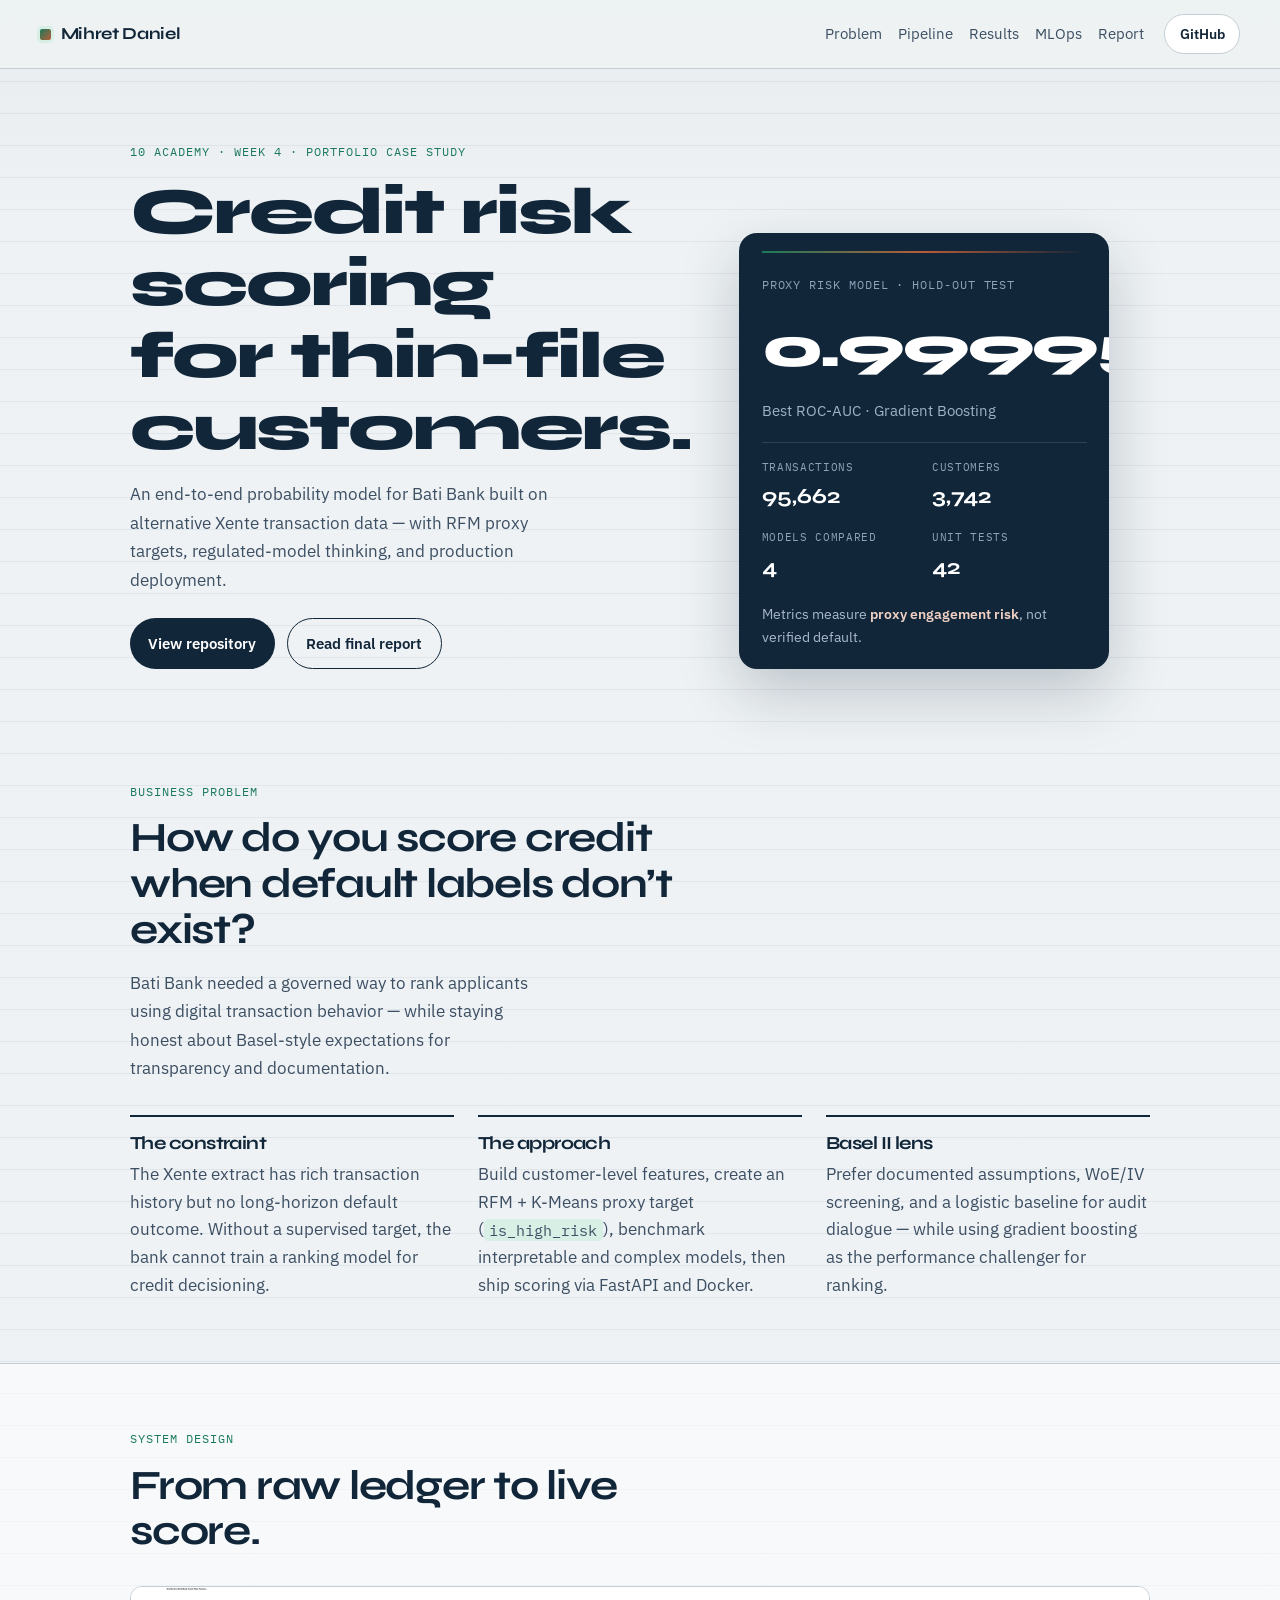
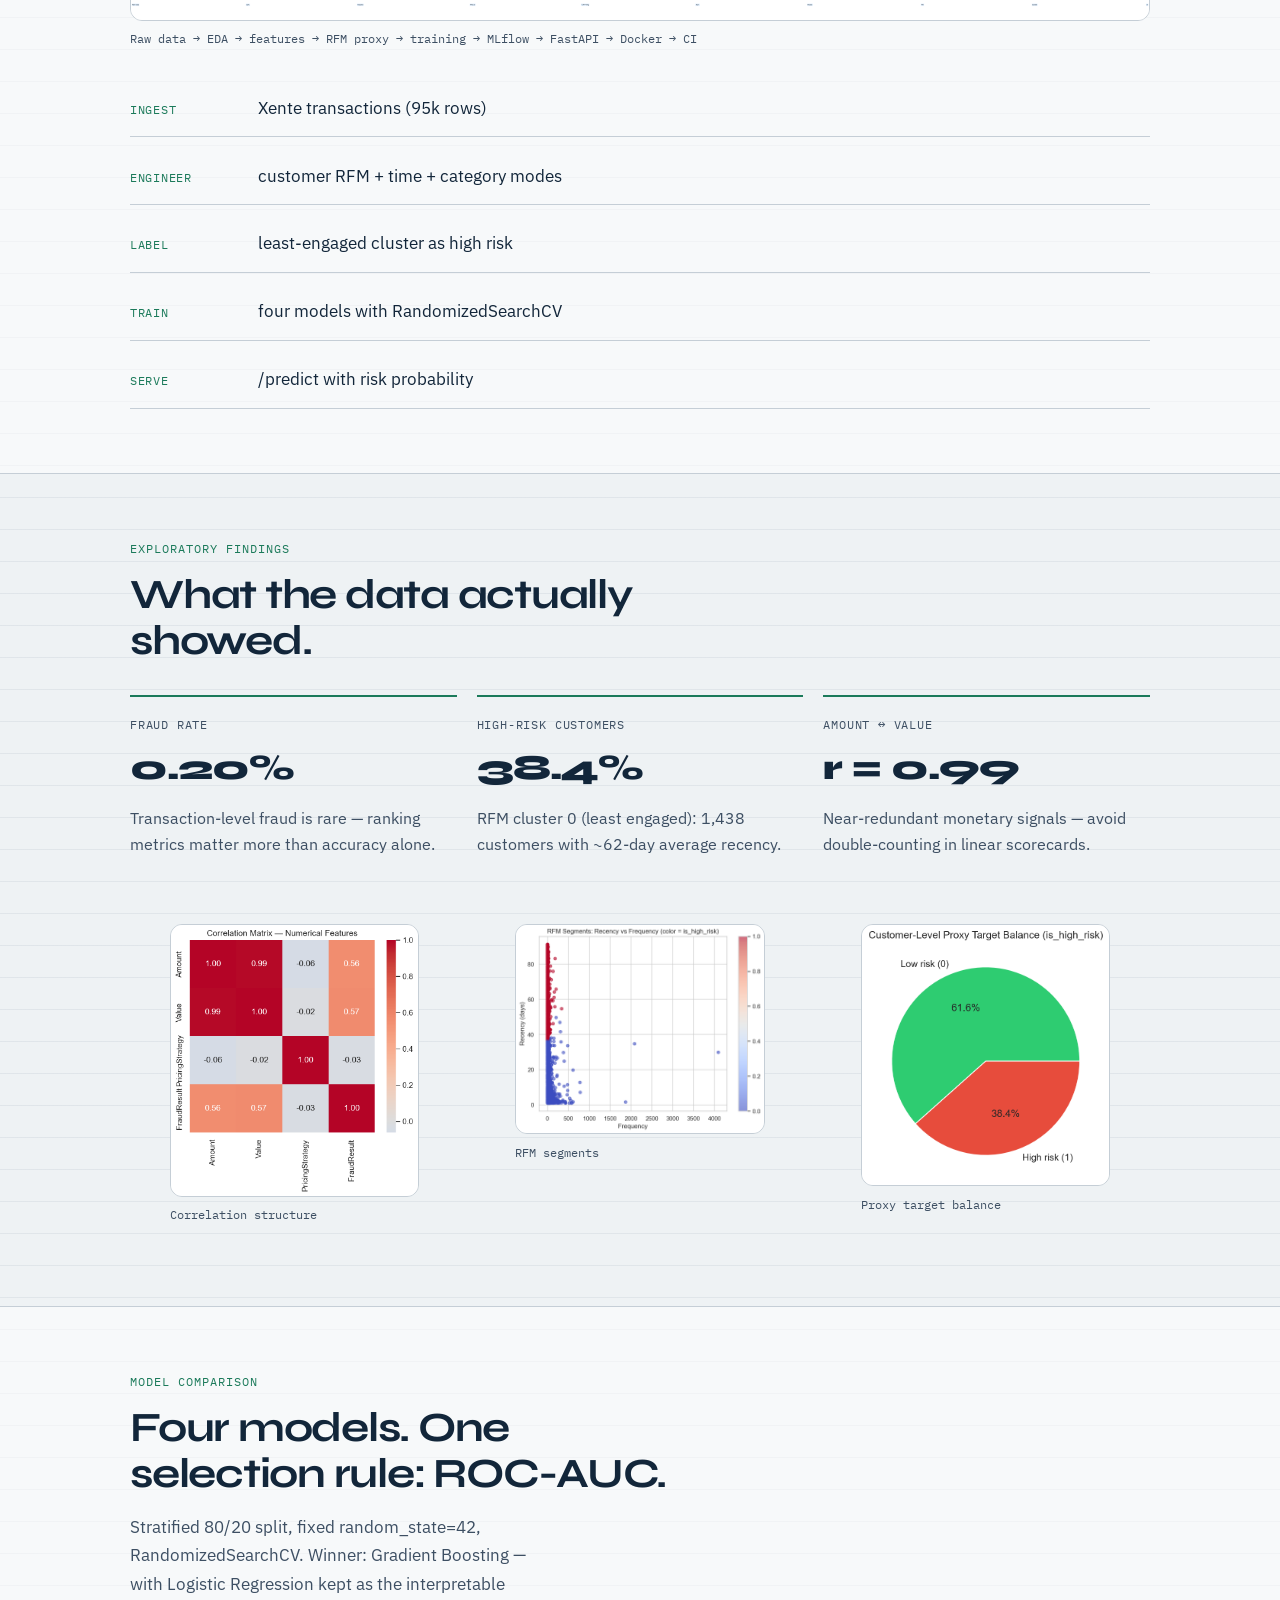
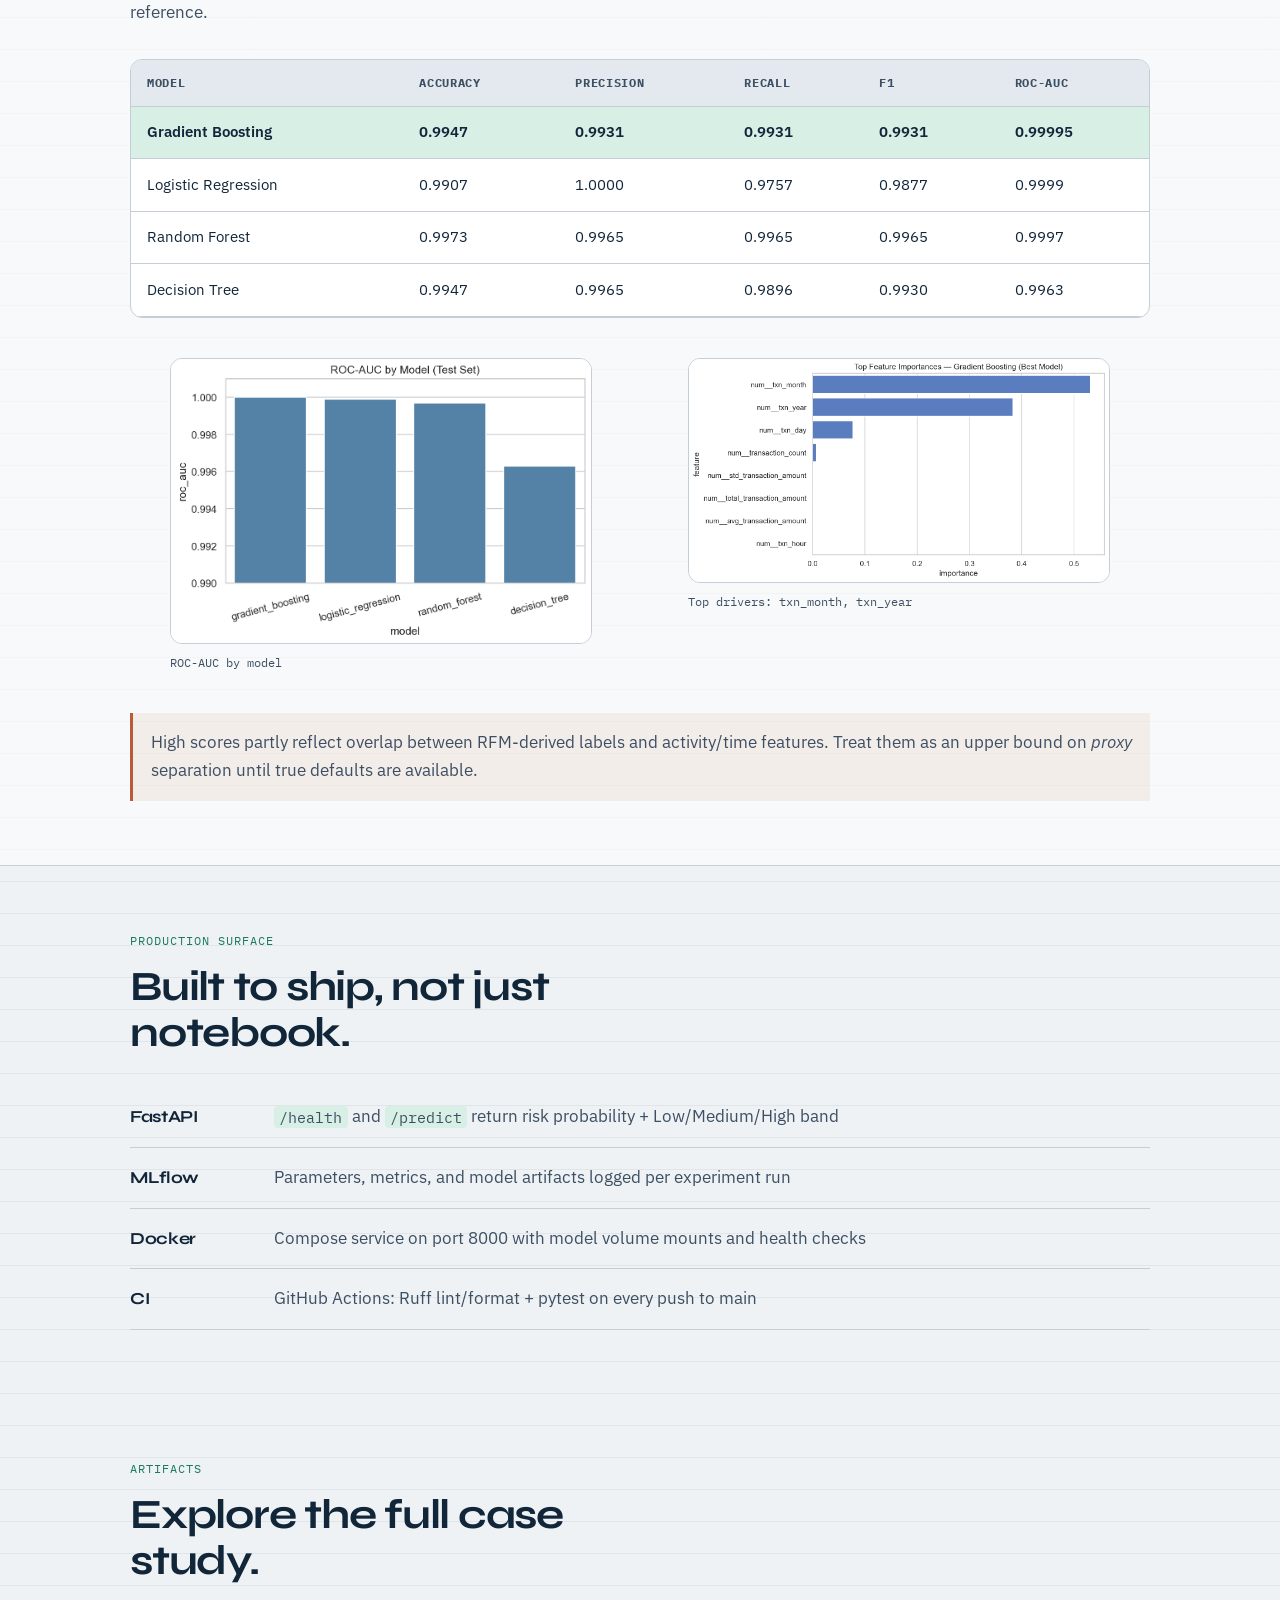
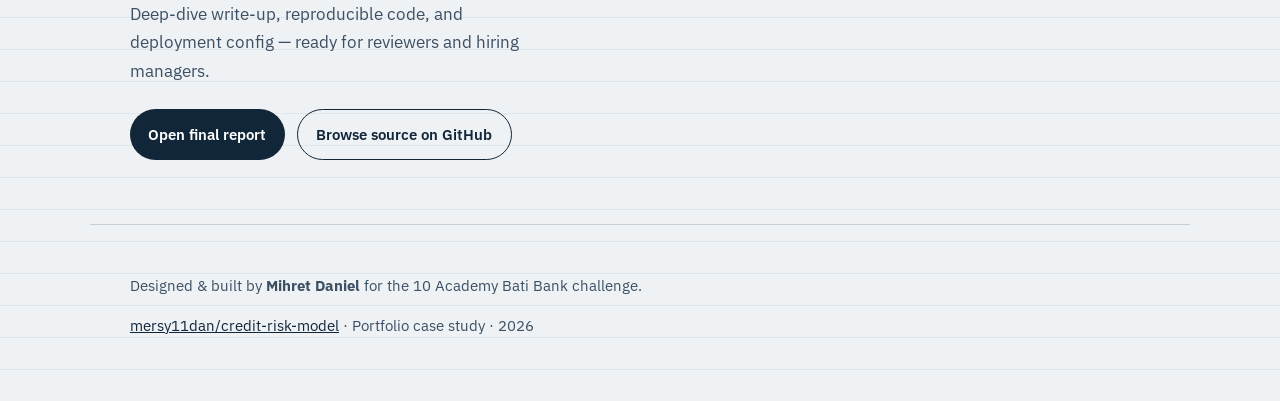
<file: docs/index.html>
<!DOCTYPE html>
<html lang="en">
<head>
  <meta charset="UTF-8" />
  <meta name="viewport" content="width=device-width, initial-scale=1.0" />
  <title>Bati Bank Credit Risk Model — Mihret Daniel</title>
  <meta name="description" content="Portfolio case study: end-to-end credit risk probability model for Bati Bank using alternative transaction data, RFM proxy targets, MLflow, FastAPI, and Docker." />
  <link rel="preconnect" href="https://fonts.googleapis.com" />
  <link rel="preconnect" href="https://fonts.gstatic.com" crossorigin />
  <link href="https://fonts.googleapis.com/css2?family=IBM+Plex+Mono:wght@400;500&family=IBM+Plex+Sans:wght@400;500;600&family=Syne:wght@600;700;800&display=swap" rel="stylesheet" />
  <link rel="stylesheet" href="styles.css" />
</head>
<body>
  <a class="skip-link" href="#main">Skip to content</a>

  <header class="site-header" data-reveal>
    <div class="brand">
      <span class="brand-mark" aria-hidden="true"></span>
      <span class="brand-name">Mihret Daniel</span>
    </div>
    <nav class="nav" aria-label="Primary">
      <a href="#problem">Problem</a>
      <a href="#pipeline">Pipeline</a>
      <a href="#results">Results</a>
      <a href="#mlops">MLOps</a>
      <a href="#report">Report</a>
    </nav>
    <a class="btn btn-ghost" href="https://github.com/mersy11dan/credit-risk-model" target="_blank" rel="noopener">GitHub</a>
  </header>

  <main id="main">
    <section class="hero" aria-labelledby="hero-title">
      <div class="hero-grid">
        <div class="hero-copy" data-reveal>
          <p class="eyebrow">10 Academy · Week 4 · Portfolio Case Study</p>
          <h1 id="hero-title">Credit risk scoring<br />for thin-file customers.</h1>
          <p class="lede">
            An end-to-end probability model for Bati Bank built on alternative Xente transaction data —
            with RFM proxy targets, regulated-model thinking, and production deployment.
          </p>
          <div class="cta-row">
            <a class="btn btn-primary" href="https://github.com/mersy11dan/credit-risk-model" target="_blank" rel="noopener">View repository</a>
            <a class="btn btn-secondary" href="final-report.html">Read final report</a>
          </div>
        </div>

        <aside class="hero-panel" data-reveal aria-label="Project snapshot">
          <div class="ledger-line" aria-hidden="true"></div>
          <p class="panel-label">Proxy risk model · hold-out test</p>
          <p class="panel-metric" id="roc-metric">0.99995</p>
          <p class="panel-caption">Best ROC-AUC · Gradient Boosting</p>
          <dl class="panel-stats">
            <div>
              <dt>Transactions</dt>
              <dd>95,662</dd>
            </div>
            <div>
              <dt>Customers</dt>
              <dd>3,742</dd>
            </div>
            <div>
              <dt>Models compared</dt>
              <dd>4</dd>
            </div>
            <div>
              <dt>Unit tests</dt>
              <dd>42</dd>
            </div>
          </dl>
          <p class="panel-note">
            Metrics measure <strong>proxy engagement risk</strong>, not verified default.
          </p>
        </aside>
      </div>
    </section>

    <section class="section" id="problem" aria-labelledby="problem-title">
      <div class="section-head" data-reveal>
        <p class="eyebrow">Business problem</p>
        <h2 id="problem-title">How do you score credit when default labels don’t exist?</h2>
        <p class="section-lede">
          Bati Bank needed a governed way to rank applicants using digital transaction behavior —
          while staying honest about Basel-style expectations for transparency and documentation.
        </p>
      </div>

      <div class="split" data-reveal>
        <article>
          <h3>The constraint</h3>
          <p>
            The Xente extract has rich transaction history but no long-horizon default outcome.
            Without a supervised target, the bank cannot train a ranking model for credit decisioning.
          </p>
        </article>
        <article>
          <h3>The approach</h3>
          <p>
            Build customer-level features, create an RFM + K-Means proxy target
            (<code>is_high_risk</code>), benchmark interpretable and complex models, then ship scoring
            via FastAPI and Docker.
          </p>
        </article>
        <article>
          <h3>Basel II lens</h3>
          <p>
            Prefer documented assumptions, WoE/IV screening, and a logistic baseline for audit dialogue —
            while using gradient boosting as the performance challenger for ranking.
          </p>
        </article>
      </div>
    </section>

    <section class="section section-muted" id="pipeline" aria-labelledby="pipeline-title">
      <div class="section-head" data-reveal>
        <p class="eyebrow">System design</p>
        <h2 id="pipeline-title">From raw ledger to live score.</h2>
      </div>
      <figure class="figure" data-reveal>
        <img src="assets/20_pipeline_architecture.png" alt="End-to-end Bati Bank credit risk pipeline diagram" />
        <figcaption>Raw data → EDA → features → RFM proxy → training → MLflow → FastAPI → Docker → CI</figcaption>
      </figure>

      <ol class="flow" data-reveal>
        <li><span>Ingest</span> Xente transactions (95k rows)</li>
        <li><span>Engineer</span> customer RFM + time + category modes</li>
        <li><span>Label</span> least-engaged cluster as high risk</li>
        <li><span>Train</span> four models with RandomizedSearchCV</li>
        <li><span>Serve</span> /predict with risk probability</li>
      </ol>
    </section>

    <section class="section" id="insights" aria-labelledby="insights-title">
      <div class="section-head" data-reveal>
        <p class="eyebrow">Exploratory findings</p>
        <h2 id="insights-title">What the data actually showed.</h2>
      </div>

      <div class="insight-grid" data-reveal>
        <article>
          <p class="data-kicker">Fraud rate</p>
          <p class="data-value">0.20%</p>
          <p>Transaction-level fraud is rare — ranking metrics matter more than accuracy alone.</p>
        </article>
        <article>
          <p class="data-kicker">High-risk customers</p>
          <p class="data-value">38.4%</p>
          <p>RFM cluster 0 (least engaged): 1,438 customers with ~62-day average recency.</p>
        </article>
        <article>
          <p class="data-kicker">Amount ↔ Value</p>
          <p class="data-value">r = 0.99</p>
          <p>Near-redundant monetary signals — avoid double-counting in linear scorecards.</p>
        </article>
      </div>

      <div class="gallery" data-reveal>
        <figure>
          <img src="assets/04_correlation_heatmap.png" alt="Correlation heatmap of numerical features" />
          <figcaption>Correlation structure</figcaption>
        </figure>
        <figure>
          <img src="assets/10_rfm_recency_frequency.png" alt="RFM scatter of recency versus frequency" />
          <figcaption>RFM segments</figcaption>
        </figure>
        <figure>
          <img src="assets/13_target_balance_pie.png" alt="Proxy target class balance pie chart" />
          <figcaption>Proxy target balance</figcaption>
        </figure>
      </div>
    </section>

    <section class="section section-muted" id="results" aria-labelledby="results-title">
      <div class="section-head" data-reveal>
        <p class="eyebrow">Model comparison</p>
        <h2 id="results-title">Four models. One selection rule: ROC-AUC.</h2>
        <p class="section-lede">
          Stratified 80/20 split, fixed random_state=42, RandomizedSearchCV.
          Winner: Gradient Boosting — with Logistic Regression kept as the interpretable reference.
        </p>
      </div>

      <div class="table-wrap" data-reveal>
        <table>
          <thead>
            <tr>
              <th>Model</th>
              <th>Accuracy</th>
              <th>Precision</th>
              <th>Recall</th>
              <th>F1</th>
              <th>ROC-AUC</th>
            </tr>
          </thead>
          <tbody>
            <tr class="is-best">
              <td>Gradient Boosting</td>
              <td>0.9947</td>
              <td>0.9931</td>
              <td>0.9931</td>
              <td>0.9931</td>
              <td>0.99995</td>
            </tr>
            <tr>
              <td>Logistic Regression</td>
              <td>0.9907</td>
              <td>1.0000</td>
              <td>0.9757</td>
              <td>0.9877</td>
              <td>0.9999</td>
            </tr>
            <tr>
              <td>Random Forest</td>
              <td>0.9973</td>
              <td>0.9965</td>
              <td>0.9965</td>
              <td>0.9965</td>
              <td>0.9997</td>
            </tr>
            <tr>
              <td>Decision Tree</td>
              <td>0.9947</td>
              <td>0.9965</td>
              <td>0.9896</td>
              <td>0.9930</td>
              <td>0.9963</td>
            </tr>
          </tbody>
        </table>
      </div>

      <div class="gallery gallery-2" data-reveal>
        <figure>
          <img src="assets/16_roc_auc_comparison.png" alt="Bar chart comparing ROC-AUC across models" />
          <figcaption>ROC-AUC by model</figcaption>
        </figure>
        <figure>
          <img src="assets/17_feature_importance.png" alt="Gradient boosting feature importance chart" />
          <figcaption>Top drivers: txn_month, txn_year</figcaption>
        </figure>
      </div>

      <p class="honesty" data-reveal>
        High scores partly reflect overlap between RFM-derived labels and activity/time features.
        Treat them as an upper bound on <em>proxy</em> separation until true defaults are available.
      </p>
    </section>

    <section class="section" id="mlops" aria-labelledby="mlops-title">
      <div class="section-head" data-reveal>
        <p class="eyebrow">Production surface</p>
        <h2 id="mlops-title">Built to ship, not just notebook.</h2>
      </div>

      <ul class="stack-list" data-reveal>
        <li>
          <strong>FastAPI</strong>
          <span><code>/health</code> and <code>/predict</code> return risk probability + Low/Medium/High band</span>
        </li>
        <li>
          <strong>MLflow</strong>
          <span>Parameters, metrics, and model artifacts logged per experiment run</span>
        </li>
        <li>
          <strong>Docker</strong>
          <span>Compose service on port 8000 with model volume mounts and health checks</span>
        </li>
        <li>
          <strong>CI</strong>
          <span>GitHub Actions: Ruff lint/format + pytest on every push to main</span>
        </li>
      </ul>
    </section>

    <section class="section section-cta" id="report" aria-labelledby="report-title">
      <div data-reveal>
        <p class="eyebrow">Artifacts</p>
        <h2 id="report-title">Explore the full case study.</h2>
        <p class="section-lede">
          Deep-dive write-up, reproducible code, and deployment config — ready for reviewers and hiring managers.
        </p>
        <div class="cta-row">
          <a class="btn btn-primary" href="final-report.html">Open final report</a>
          <a class="btn btn-secondary" href="https://github.com/mersy11dan/credit-risk-model" target="_blank" rel="noopener">Browse source on GitHub</a>
        </div>
      </div>
    </section>
  </main>

  <footer class="site-footer">
    <p>Designed &amp; built by <strong>Mihret Daniel</strong> for the 10 Academy Bati Bank challenge.</p>
    <p class="footer-meta">
      <a href="https://github.com/mersy11dan/credit-risk-model">mersy11dan/credit-risk-model</a>
      · Portfolio case study · 2026
    </p>
  </footer>

  <script src="main.js"></script>
</body>
</html>
</file>
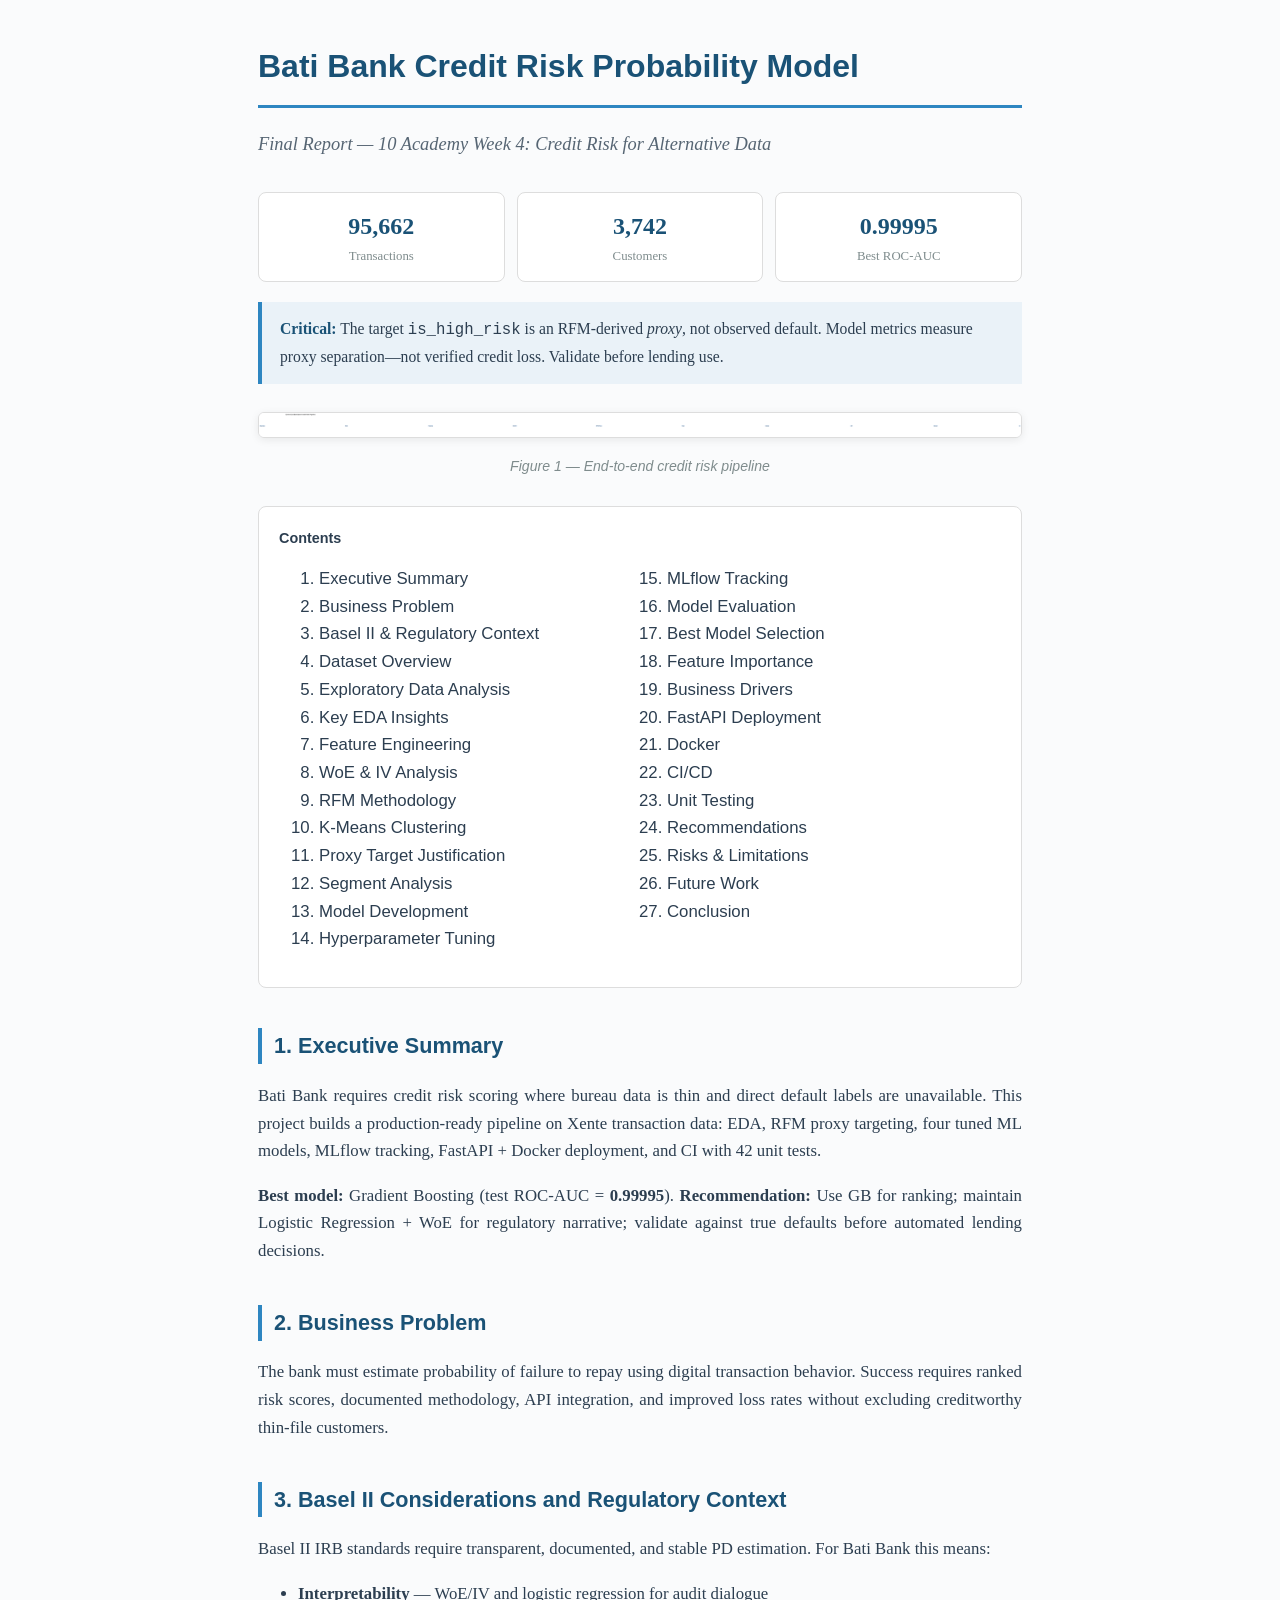
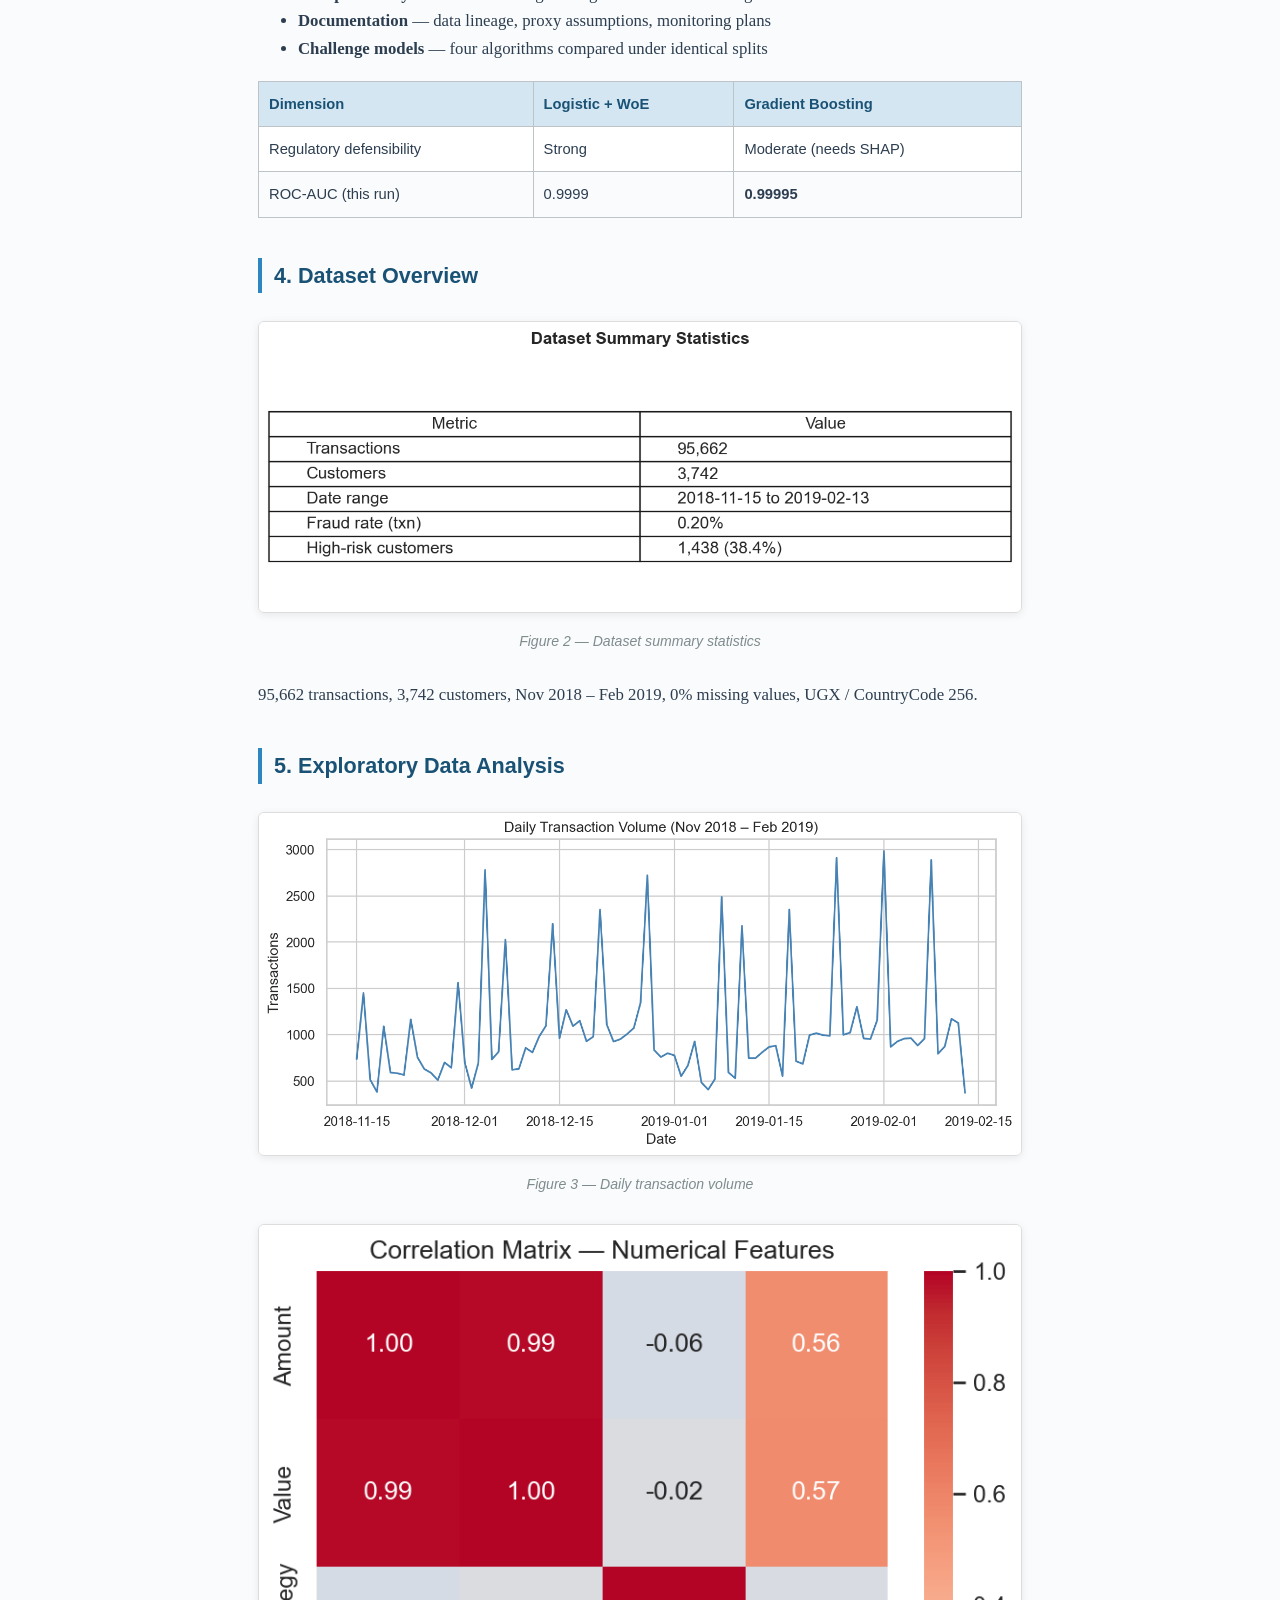
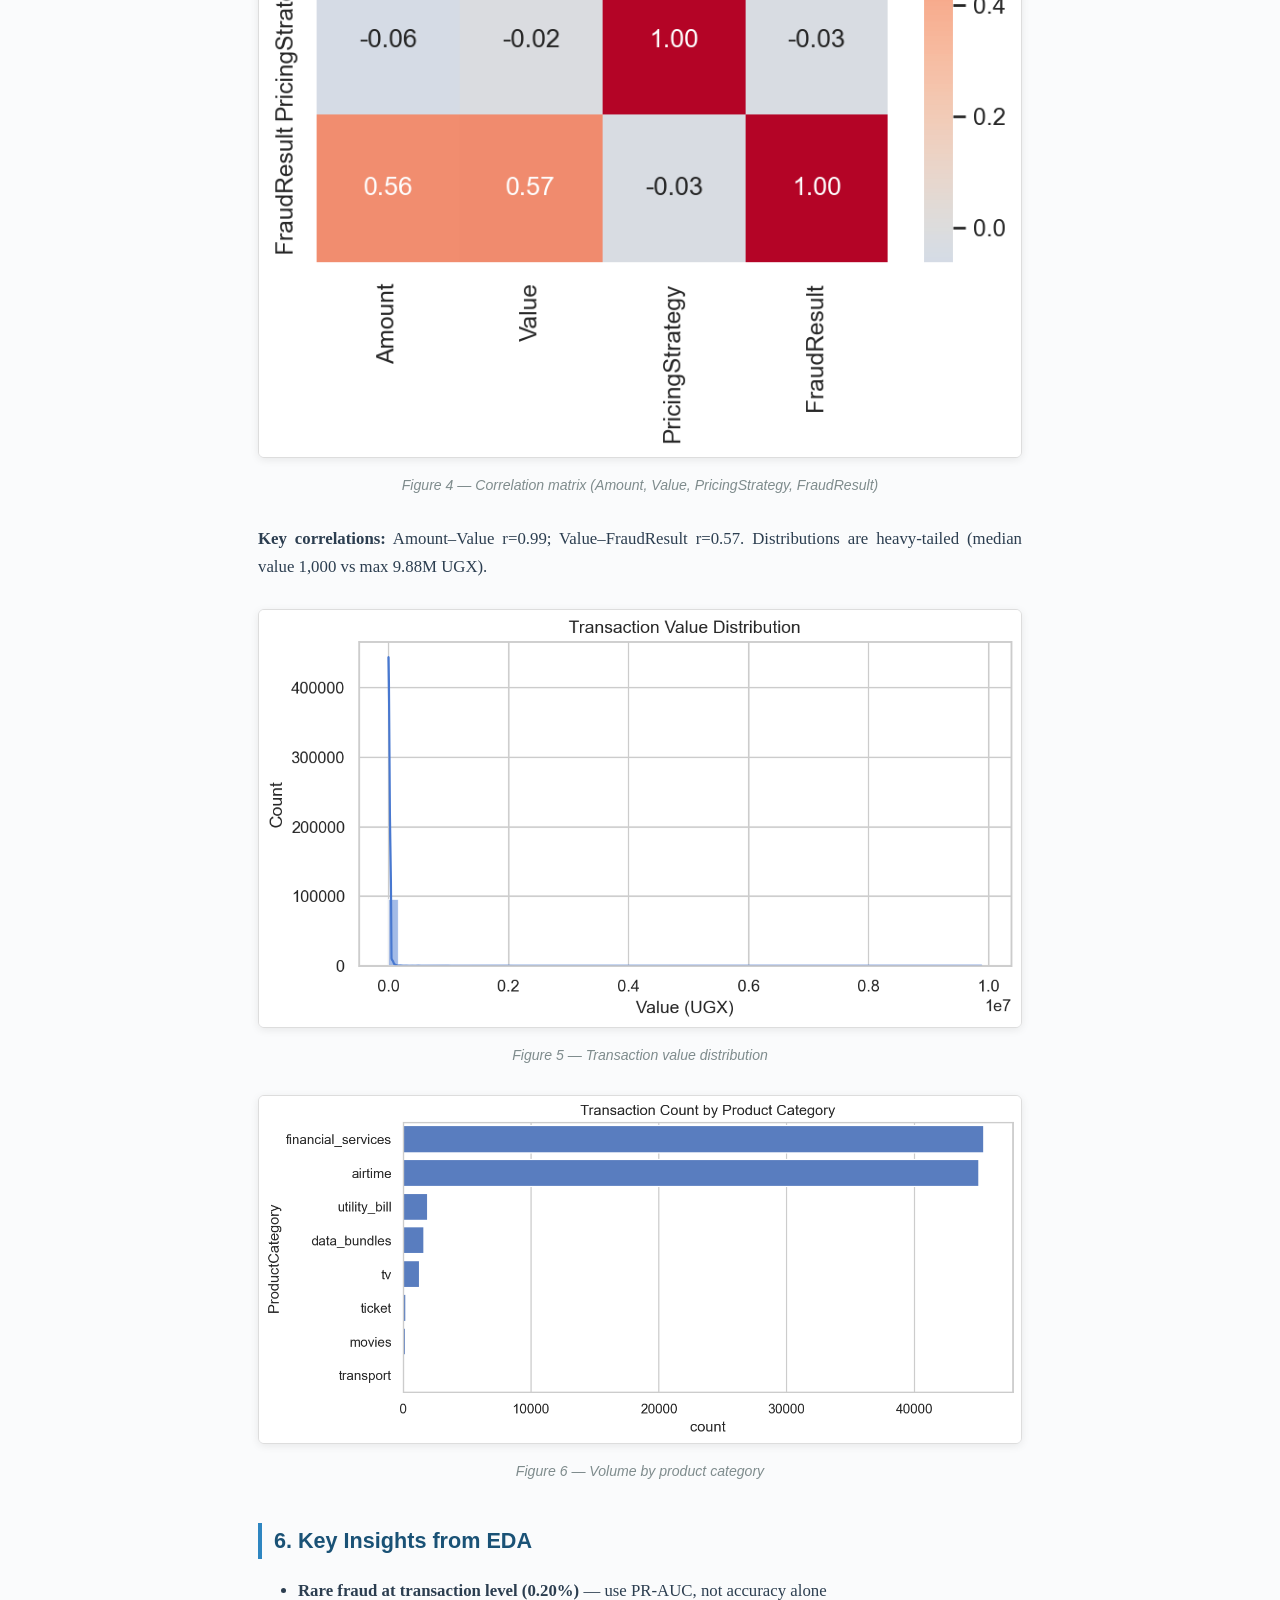
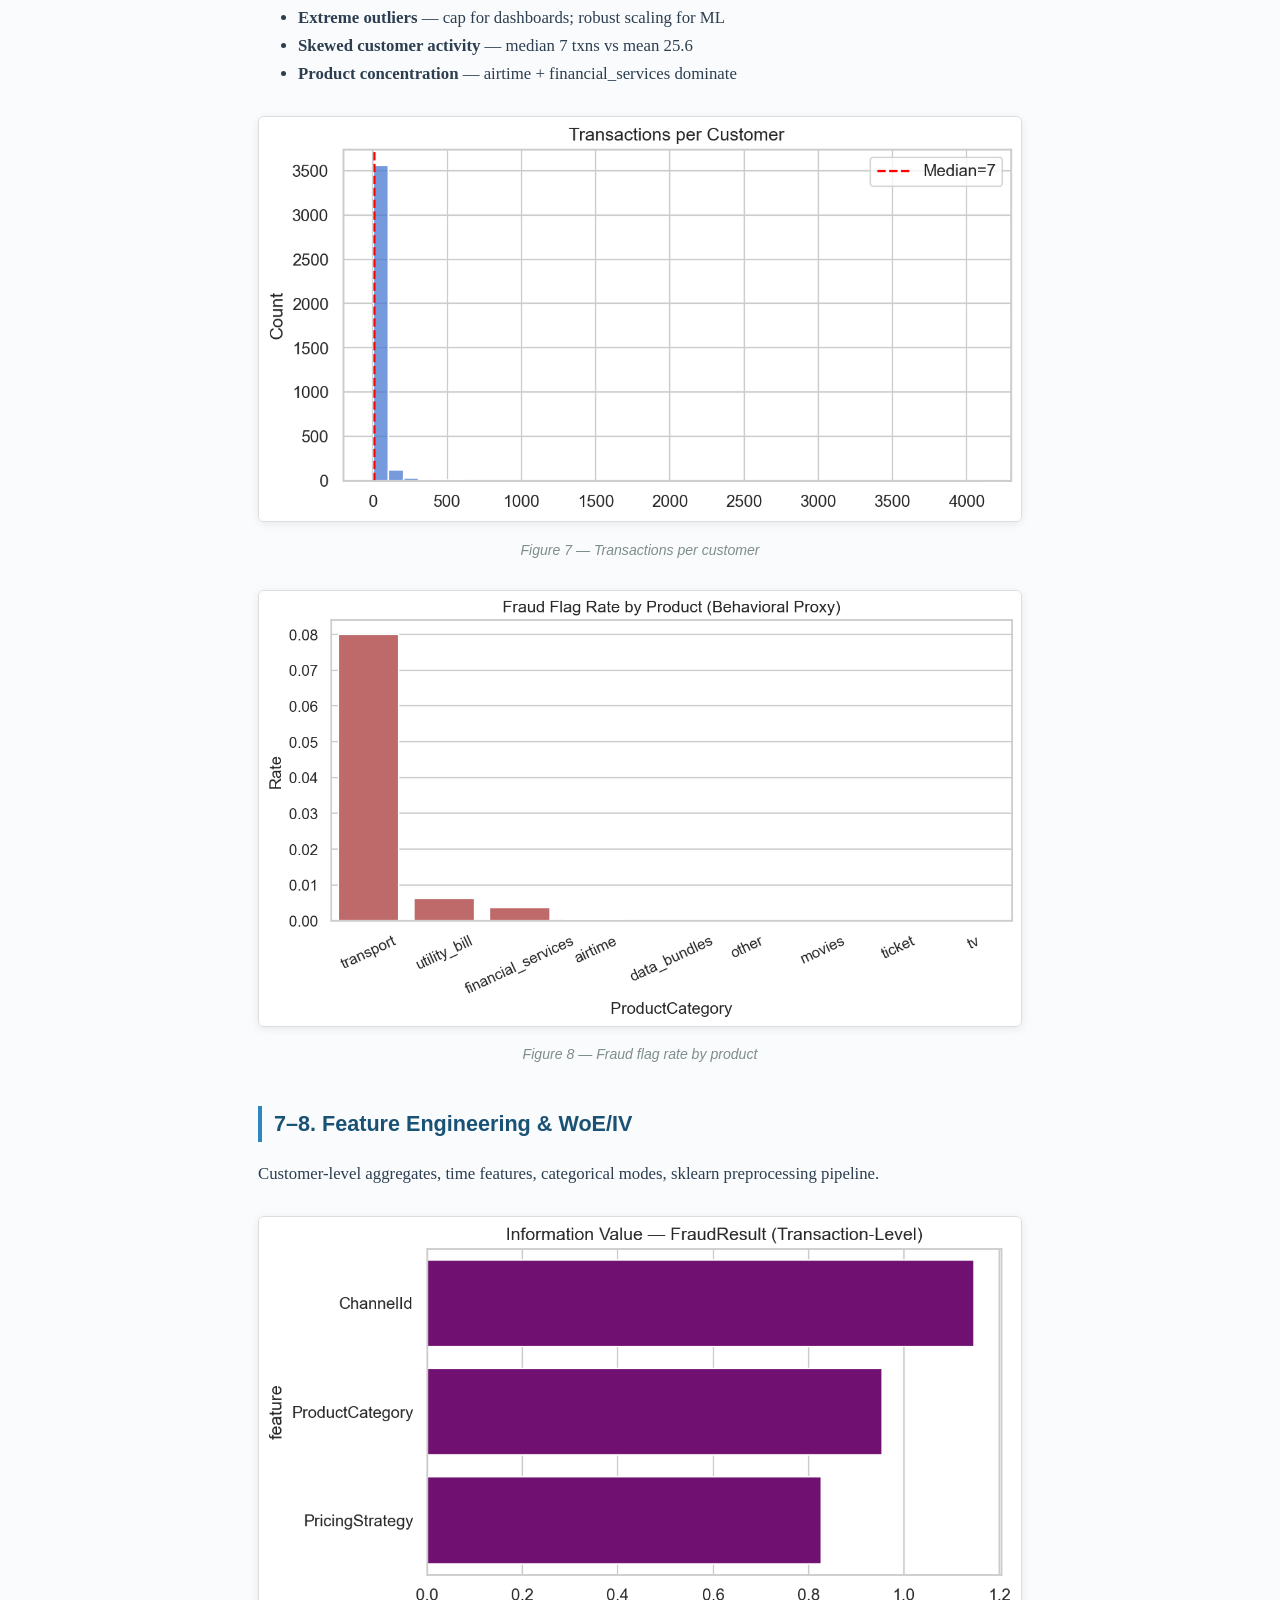
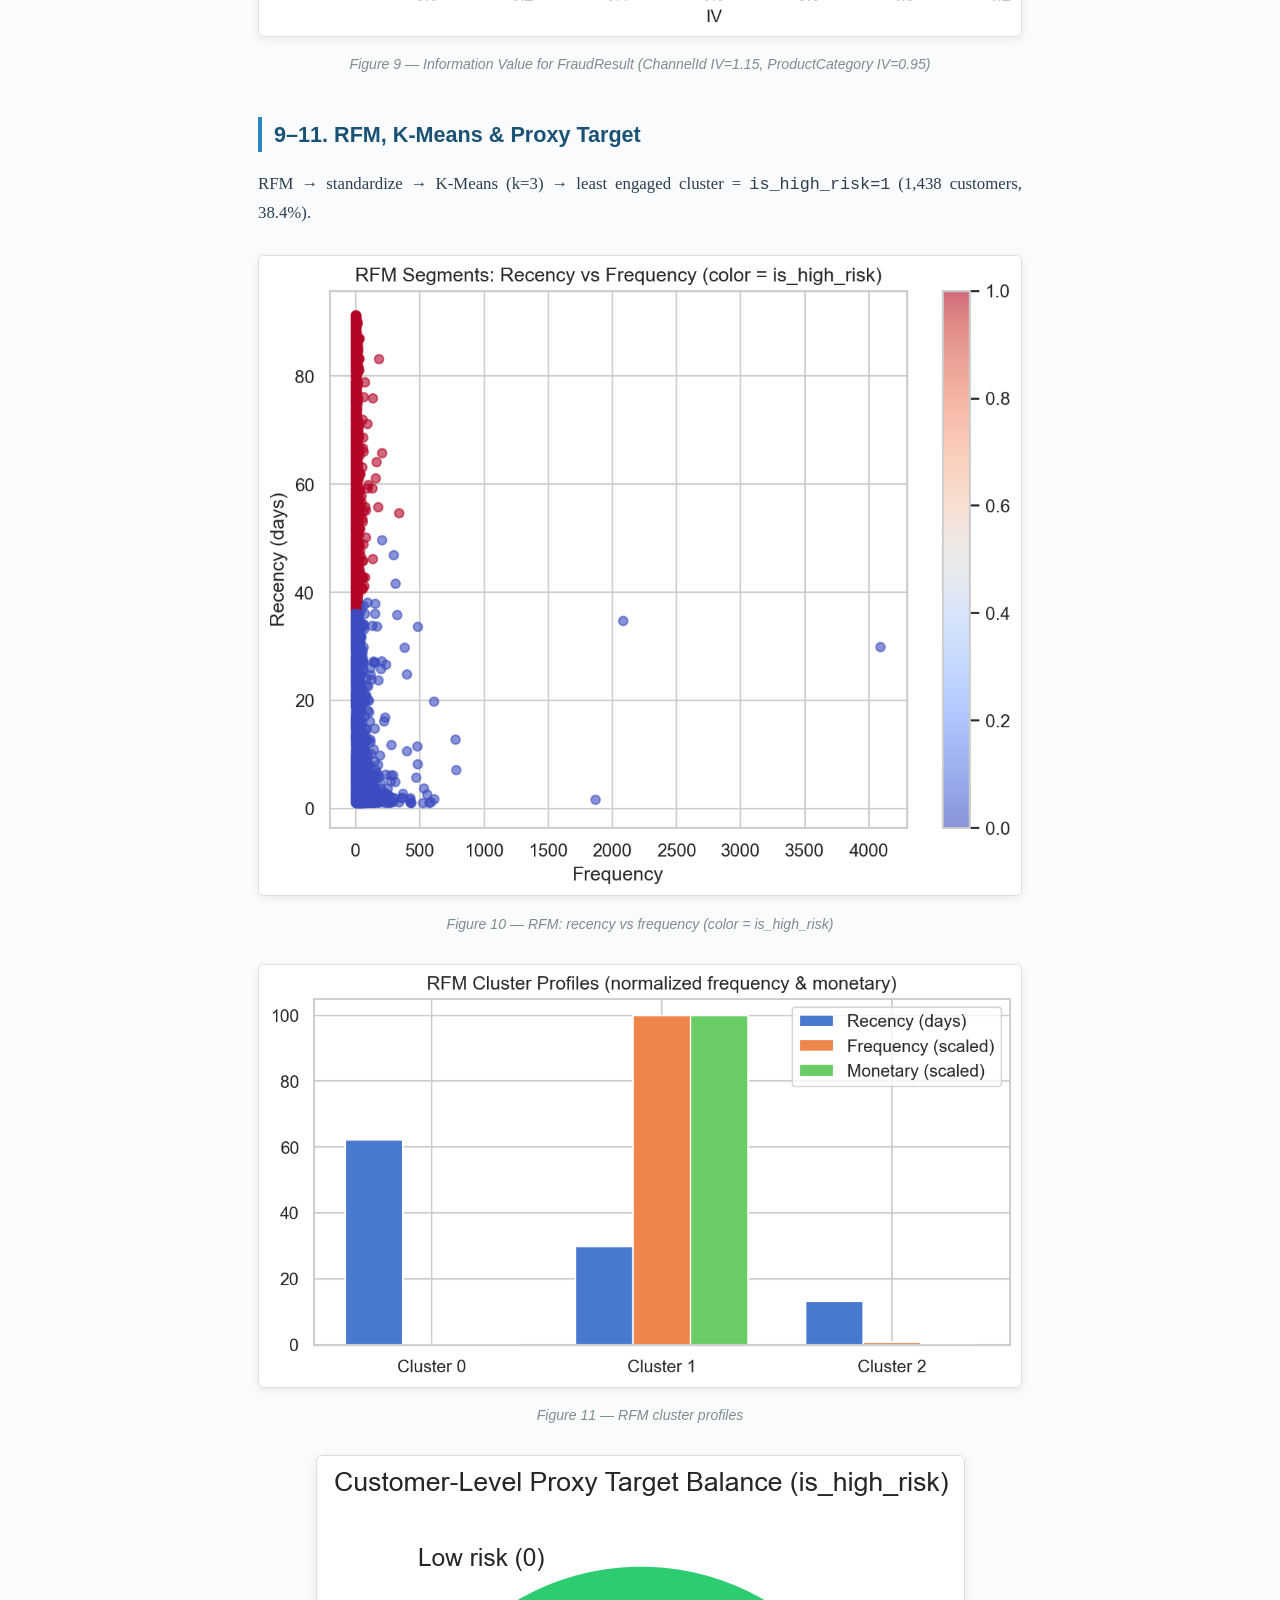
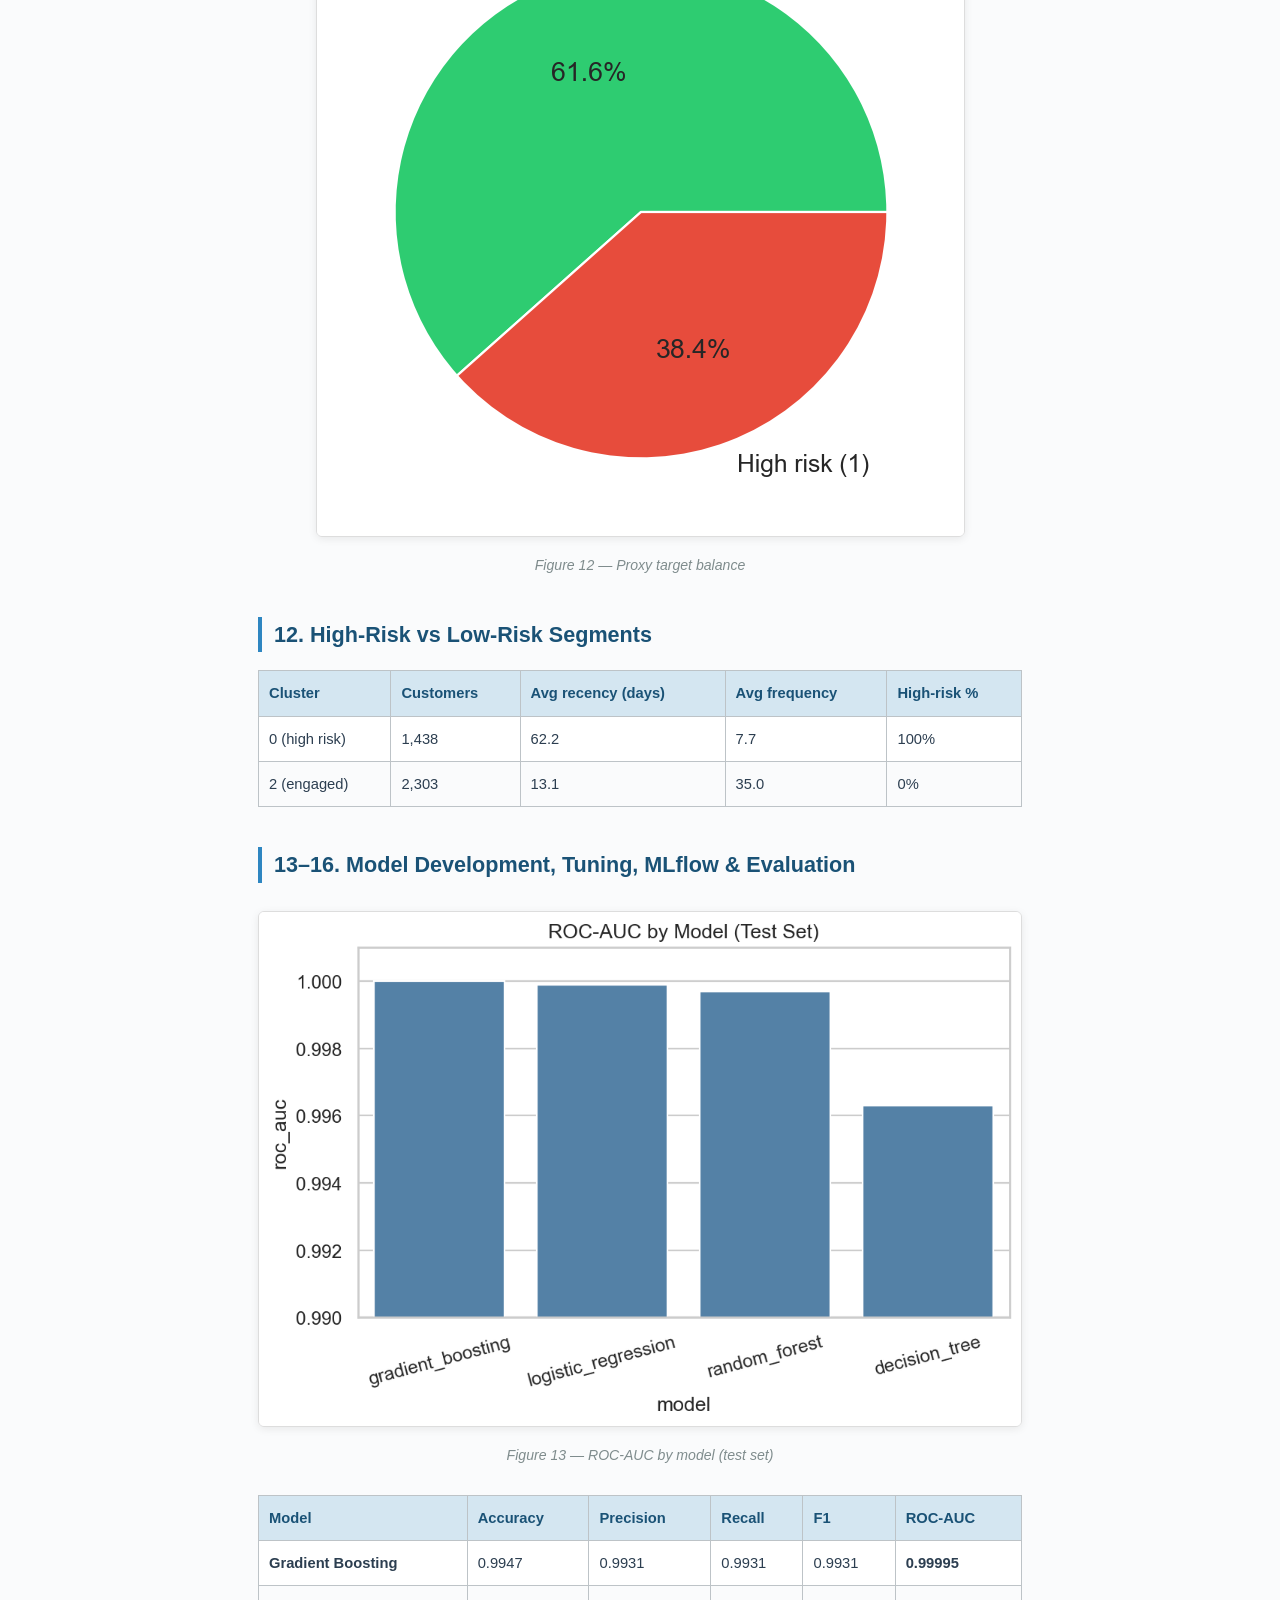
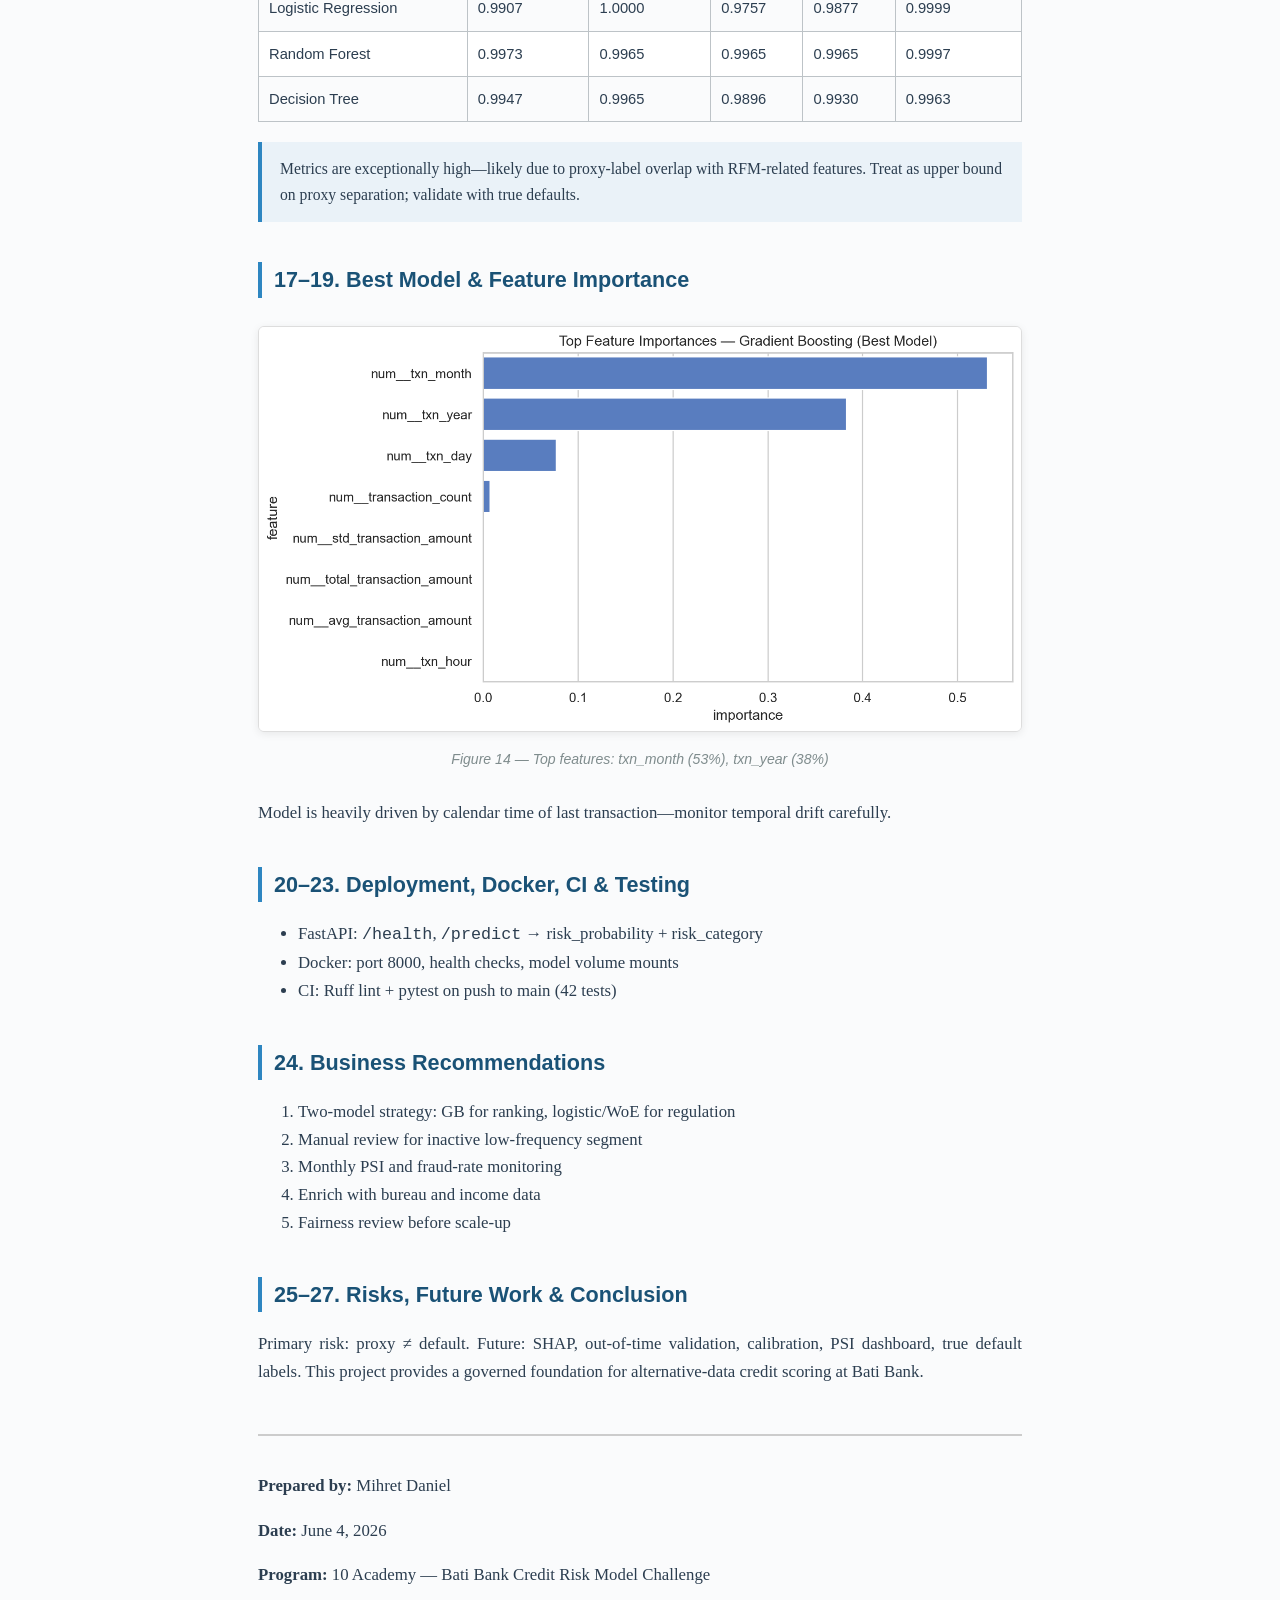
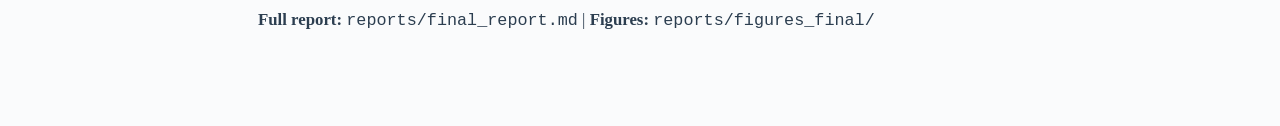
<file: docs/final-report.html>
<!DOCTYPE html>
<html lang="en">
<head>
  <meta charset="UTF-8" />
  <meta name="viewport" content="width=device-width, initial-scale=1.0" />
  <title>Final Report — Bati Bank Credit Risk Model</title>
  <style>
    :root { --primary: #1a5276; --accent: #2e86c1; --text: #2c3e50; --bg: #fafbfc; }
    * { box-sizing: border-box; }
    body {
      font-family: "Georgia", "Segoe UI", serif;
      line-height: 1.65;
      color: var(--text);
      max-width: 820px;
      margin: 0 auto;
      padding: 40px 28px 80px;
      background: var(--bg);
    }
    h1 { font-family: "Segoe UI", sans-serif; font-size: 2rem; color: var(--primary); border-bottom: 3px solid var(--accent); padding-bottom: 12px; margin-top: 0; }
    h2 { font-family: "Segoe UI", sans-serif; font-size: 1.35rem; color: var(--primary); margin-top: 2.5rem; border-left: 4px solid var(--accent); padding-left: 12px; }
    h3 { font-size: 1.1rem; color: #34495e; margin-top: 1.5rem; }
    p, li { font-size: 1.05rem; text-align: justify; }
    .subtitle { font-size: 1.15rem; color: #566573; font-style: italic; margin-bottom: 2rem; }
    .callout {
      background: #eaf2f8;
      border-left: 4px solid var(--accent);
      padding: 14px 18px;
      margin: 20px 0;
      font-size: 0.98rem;
    }
    .callout strong { color: var(--primary); }
    table { width: 100%; border-collapse: collapse; margin: 18px 0; font-size: 0.92rem; font-family: "Segoe UI", sans-serif; }
    th, td { border: 1px solid #bdc3c7; padding: 10px; text-align: left; }
    th { background: #d4e6f1; color: var(--primary); }
    tr:nth-child(even) { background: #fff; }
    .figure { text-align: center; margin: 28px 0; page-break-inside: avoid; }
    .figure img { max-width: 100%; border: 1px solid #ddd; border-radius: 6px; box-shadow: 0 2px 8px rgba(0,0,0,0.08); }
    .figure-caption { font-size: 0.88rem; color: #7f8c8d; font-style: italic; margin-top: 8px; font-family: "Segoe UI", sans-serif; }
    .metric-grid { display: grid; grid-template-columns: repeat(3, 1fr); gap: 12px; margin: 20px 0; }
    .metric-card { background: #fff; border: 1px solid #ddd; border-radius: 8px; padding: 14px; text-align: center; }
    .metric-card .value { font-size: 1.5rem; font-weight: bold; color: var(--primary); }
    .metric-card .label { font-size: 0.8rem; color: #7f8c8d; }
    .toc { background: #fff; padding: 20px; border-radius: 8px; border: 1px solid #ddd; margin: 24px 0; font-family: "Segoe UI", sans-serif; font-size: 0.9rem; }
    .toc ol { columns: 2; }
    .footer { margin-top: 48px; padding-top: 20px; border-top: 2px solid #ccc; font-size: 0.9rem; }
    @media print {
      body { background: #fff; max-width: none; }
      h2 { page-break-after: avoid; }
      .figure { page-break-inside: avoid; }
    }
  </style>
</head>
<body>

<h1>Bati Bank Credit Risk Probability Model</h1>
<p class="subtitle">Final Report — 10 Academy Week 4: Credit Risk for Alternative Data</p>

<div class="metric-grid">
  <div class="metric-card"><div class="value">95,662</div><div class="label">Transactions</div></div>
  <div class="metric-card"><div class="value">3,742</div><div class="label">Customers</div></div>
  <div class="metric-card"><div class="value">0.99995</div><div class="label">Best ROC-AUC</div></div>
</div>

<div class="callout">
  <strong>Critical:</strong> The target <code>is_high_risk</code> is an RFM-derived <em>proxy</em>, not observed default.
  Model metrics measure proxy separation—not verified credit loss. Validate before lending use.
</div>

<div class="figure">
  <img src="figures_final/20_pipeline_architecture.png" alt="Pipeline" />
  <div class="figure-caption">Figure 1 — End-to-end credit risk pipeline</div>
</div>

<div class="toc">
  <strong>Contents</strong>
  <ol>
    <li>Executive Summary</li>
    <li>Business Problem</li>
    <li>Basel II &amp; Regulatory Context</li>
    <li>Dataset Overview</li>
    <li>Exploratory Data Analysis</li>
    <li>Key EDA Insights</li>
    <li>Feature Engineering</li>
    <li>WoE &amp; IV Analysis</li>
    <li>RFM Methodology</li>
    <li>K-Means Clustering</li>
    <li>Proxy Target Justification</li>
    <li>Segment Analysis</li>
    <li>Model Development</li>
    <li>Hyperparameter Tuning</li>
    <li>MLflow Tracking</li>
    <li>Model Evaluation</li>
    <li>Best Model Selection</li>
    <li>Feature Importance</li>
    <li>Business Drivers</li>
    <li>FastAPI Deployment</li>
    <li>Docker</li>
    <li>CI/CD</li>
    <li>Unit Testing</li>
    <li>Recommendations</li>
    <li>Risks &amp; Limitations</li>
    <li>Future Work</li>
    <li>Conclusion</li>
  </ol>
</div>

<h2>1. Executive Summary</h2>
<p>
  Bati Bank requires credit risk scoring where bureau data is thin and direct default labels are unavailable.
  This project builds a production-ready pipeline on Xente transaction data: EDA, RFM proxy targeting,
  four tuned ML models, MLflow tracking, FastAPI + Docker deployment, and CI with 42 unit tests.
</p>
<p>
  <strong>Best model:</strong> Gradient Boosting (test ROC-AUC = <strong>0.99995</strong>).
  <strong>Recommendation:</strong> Use GB for ranking; maintain Logistic Regression + WoE for regulatory narrative;
  validate against true defaults before automated lending decisions.
</p>

<h2>2. Business Problem</h2>
<p>
  The bank must estimate probability of failure to repay using digital transaction behavior.
  Success requires ranked risk scores, documented methodology, API integration, and improved loss rates
  without excluding creditworthy thin-file customers.
</p>

<h2>3. Basel II Considerations and Regulatory Context</h2>
<p>
  Basel II IRB standards require transparent, documented, and stable PD estimation. For Bati Bank this means:
</p>
<ul>
  <li><strong>Interpretability</strong> — WoE/IV and logistic regression for audit dialogue</li>
  <li><strong>Documentation</strong> — data lineage, proxy assumptions, monitoring plans</li>
  <li><strong>Challenge models</strong> — four algorithms compared under identical splits</li>
</ul>
<table>
  <tr><th>Dimension</th><th>Logistic + WoE</th><th>Gradient Boosting</th></tr>
  <tr><td>Regulatory defensibility</td><td>Strong</td><td>Moderate (needs SHAP)</td></tr>
  <tr><td>ROC-AUC (this run)</td><td>0.9999</td><td><strong>0.99995</strong></td></tr>
</table>

<h2>4. Dataset Overview</h2>
<div class="figure">
  <img src="figures_final/22_summary_statistics_table.png" alt="Summary stats" />
  <div class="figure-caption">Figure 2 — Dataset summary statistics</div>
</div>
<p>95,662 transactions, 3,742 customers, Nov 2018 – Feb 2019, 0% missing values, UGX / CountryCode 256.</p>

<h2>5. Exploratory Data Analysis</h2>
<div class="figure">
  <img src="figures_final/01_daily_transaction_volume.png" alt="Daily volume" />
  <div class="figure-caption">Figure 3 — Daily transaction volume</div>
</div>
<div class="figure">
  <img src="figures_final/04_correlation_heatmap.png" alt="Correlation" />
  <div class="figure-caption">Figure 4 — Correlation matrix (Amount, Value, PricingStrategy, FraudResult)</div>
</div>
<p>
  <strong>Key correlations:</strong> Amount–Value r=0.99; Value–FraudResult r=0.57.
  Distributions are heavy-tailed (median value 1,000 vs max 9.88M UGX).
</p>
<div class="figure">
  <img src="figures_final/02_value_distribution.png" alt="Value dist" />
  <div class="figure-caption">Figure 5 — Transaction value distribution</div>
</div>
<div class="figure">
  <img src="figures_final/05_product_category.png" alt="Products" />
  <div class="figure-caption">Figure 6 — Volume by product category</div>
</div>

<h2>6. Key Insights from EDA</h2>
<ul>
  <li><strong>Rare fraud at transaction level (0.20%)</strong> — use PR-AUC, not accuracy alone</li>
  <li><strong>Extreme outliers</strong> — cap for dashboards; robust scaling for ML</li>
  <li><strong>Skewed customer activity</strong> — median 7 txns vs mean 25.6</li>
  <li><strong>Product concentration</strong> — airtime + financial_services dominate</li>
</ul>
<div class="figure">
  <img src="figures_final/09_txn_per_customer.png" alt="Txn per customer" />
  <div class="figure-caption">Figure 7 — Transactions per customer</div>
</div>
<div class="figure">
  <img src="figures_final/07_fraud_rate_by_product.png" alt="Fraud by product" />
  <div class="figure-caption">Figure 8 — Fraud flag rate by product</div>
</div>

<h2>7–8. Feature Engineering &amp; WoE/IV</h2>
<p>Customer-level aggregates, time features, categorical modes, sklearn preprocessing pipeline.</p>
<div class="figure">
  <img src="figures_final/14_iv_fraud_result.png" alt="IV" />
  <div class="figure-caption">Figure 9 — Information Value for FraudResult (ChannelId IV=1.15, ProductCategory IV=0.95)</div>
</div>

<h2>9–11. RFM, K-Means &amp; Proxy Target</h2>
<p>RFM → standardize → K-Means (k=3) → least engaged cluster = <code>is_high_risk=1</code> (1,438 customers, 38.4%).</p>
<div class="figure">
  <img src="figures_final/10_rfm_recency_frequency.png" alt="RFM" />
  <div class="figure-caption">Figure 10 — RFM: recency vs frequency (color = is_high_risk)</div>
</div>
<div class="figure">
  <img src="figures_final/12_rfm_cluster_profiles.png" alt="Clusters" />
  <div class="figure-caption">Figure 11 — RFM cluster profiles</div>
</div>
<div class="figure">
  <img src="figures_final/13_target_balance_pie.png" alt="Target" />
  <div class="figure-caption">Figure 12 — Proxy target balance</div>
</div>

<h2>12. High-Risk vs Low-Risk Segments</h2>
<table>
  <tr><th>Cluster</th><th>Customers</th><th>Avg recency (days)</th><th>Avg frequency</th><th>High-risk %</th></tr>
  <tr><td>0 (high risk)</td><td>1,438</td><td>62.2</td><td>7.7</td><td>100%</td></tr>
  <tr><td>2 (engaged)</td><td>2,303</td><td>13.1</td><td>35.0</td><td>0%</td></tr>
</table>

<h2>13–16. Model Development, Tuning, MLflow &amp; Evaluation</h2>
<div class="figure">
  <img src="figures_final/16_roc_auc_comparison.png" alt="ROC-AUC" />
  <div class="figure-caption">Figure 13 — ROC-AUC by model (test set)</div>
</div>
<table>
  <tr><th>Model</th><th>Accuracy</th><th>Precision</th><th>Recall</th><th>F1</th><th>ROC-AUC</th></tr>
  <tr><td><strong>Gradient Boosting</strong></td><td>0.9947</td><td>0.9931</td><td>0.9931</td><td>0.9931</td><td><strong>0.99995</strong></td></tr>
  <tr><td>Logistic Regression</td><td>0.9907</td><td>1.0000</td><td>0.9757</td><td>0.9877</td><td>0.9999</td></tr>
  <tr><td>Random Forest</td><td>0.9973</td><td>0.9965</td><td>0.9965</td><td>0.9965</td><td>0.9997</td></tr>
  <tr><td>Decision Tree</td><td>0.9947</td><td>0.9965</td><td>0.9896</td><td>0.9930</td><td>0.9963</td></tr>
</table>
<div class="callout">
  Metrics are exceptionally high—likely due to proxy-label overlap with RFM-related features.
  Treat as upper bound on proxy separation; validate with true defaults.
</div>

<h2>17–19. Best Model &amp; Feature Importance</h2>
<div class="figure">
  <img src="figures_final/17_feature_importance.png" alt="Importance" />
  <div class="figure-caption">Figure 14 — Top features: txn_month (53%), txn_year (38%)</div>
</div>
<p>Model is heavily driven by calendar time of last transaction—monitor temporal drift carefully.</p>

<h2>20–23. Deployment, Docker, CI &amp; Testing</h2>
<ul>
  <li>FastAPI: <code>/health</code>, <code>/predict</code> → risk_probability + risk_category</li>
  <li>Docker: port 8000, health checks, model volume mounts</li>
  <li>CI: Ruff lint + pytest on push to main (42 tests)</li>
</ul>

<h2>24. Business Recommendations</h2>
<ol>
  <li>Two-model strategy: GB for ranking, logistic/WoE for regulation</li>
  <li>Manual review for inactive low-frequency segment</li>
  <li>Monthly PSI and fraud-rate monitoring</li>
  <li>Enrich with bureau and income data</li>
  <li>Fairness review before scale-up</li>
</ol>

<h2>25–27. Risks, Future Work &amp; Conclusion</h2>
<p>
  Primary risk: proxy ≠ default. Future: SHAP, out-of-time validation, calibration, PSI dashboard, true default labels.
  This project provides a governed foundation for alternative-data credit scoring at Bati Bank.
</p>

<div class="footer">
  <p><strong>Prepared by:</strong> Mihret Daniel</p>
  <p><strong>Date:</strong> June 4, 2026</p>
  <p><strong>Program:</strong> 10 Academy — Bati Bank Credit Risk Model Challenge</p>
  <p><strong>Full report:</strong> <code>reports/final_report.md</code> | <strong>Figures:</strong> <code>reports/figures_final/</code></p>
</div>

</body>
</html>
</file>
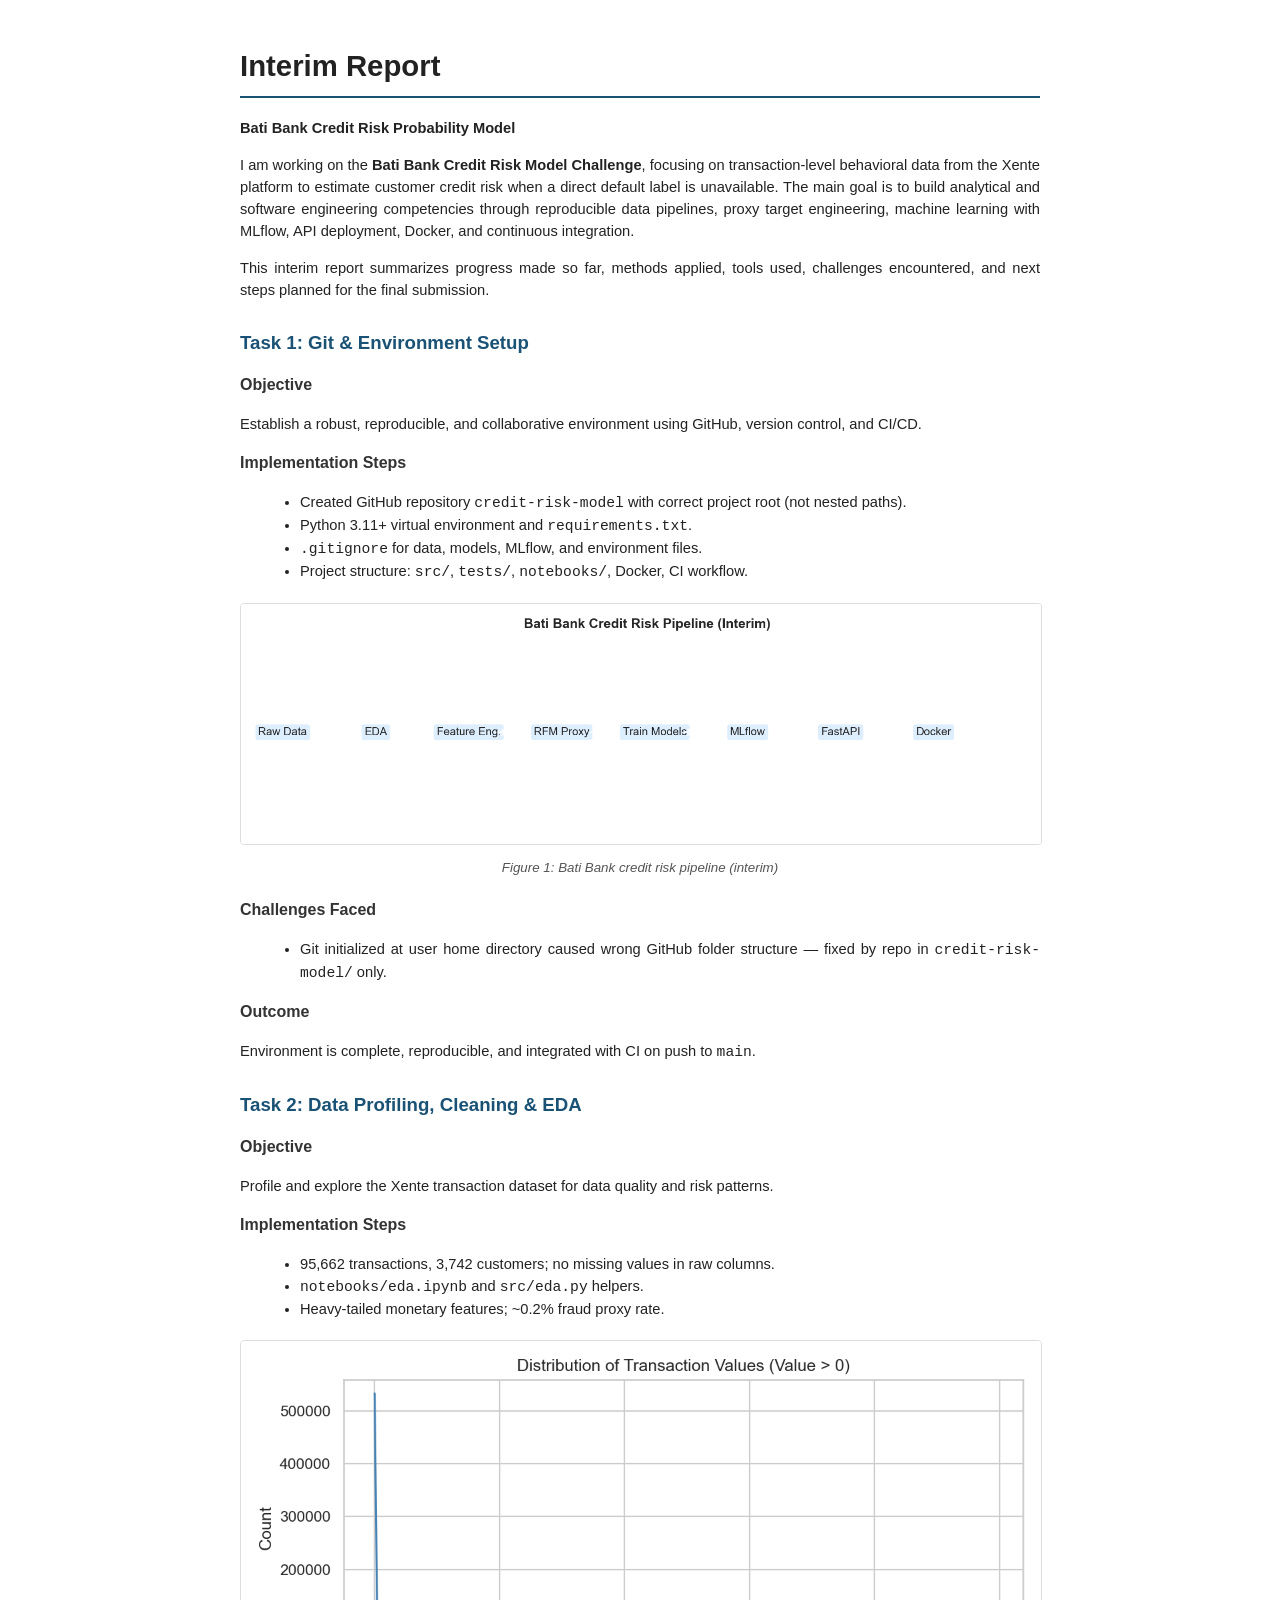
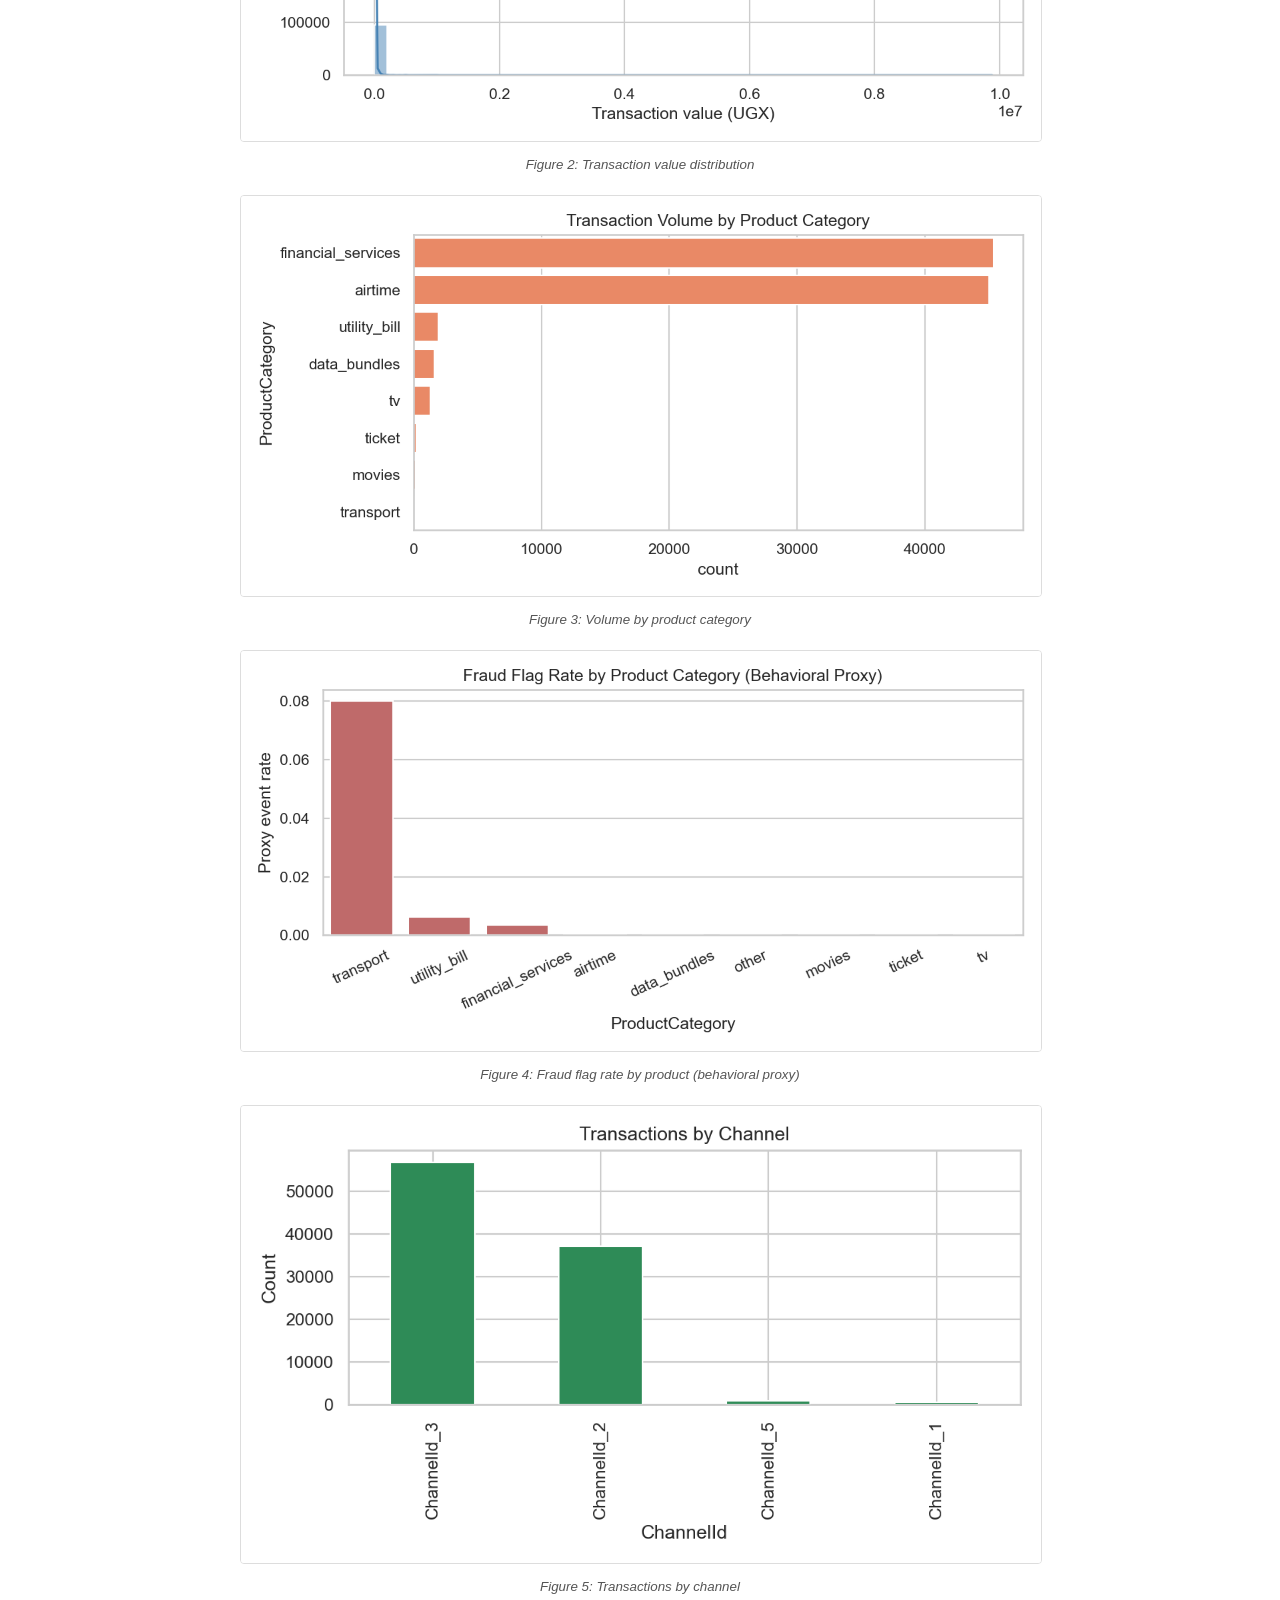
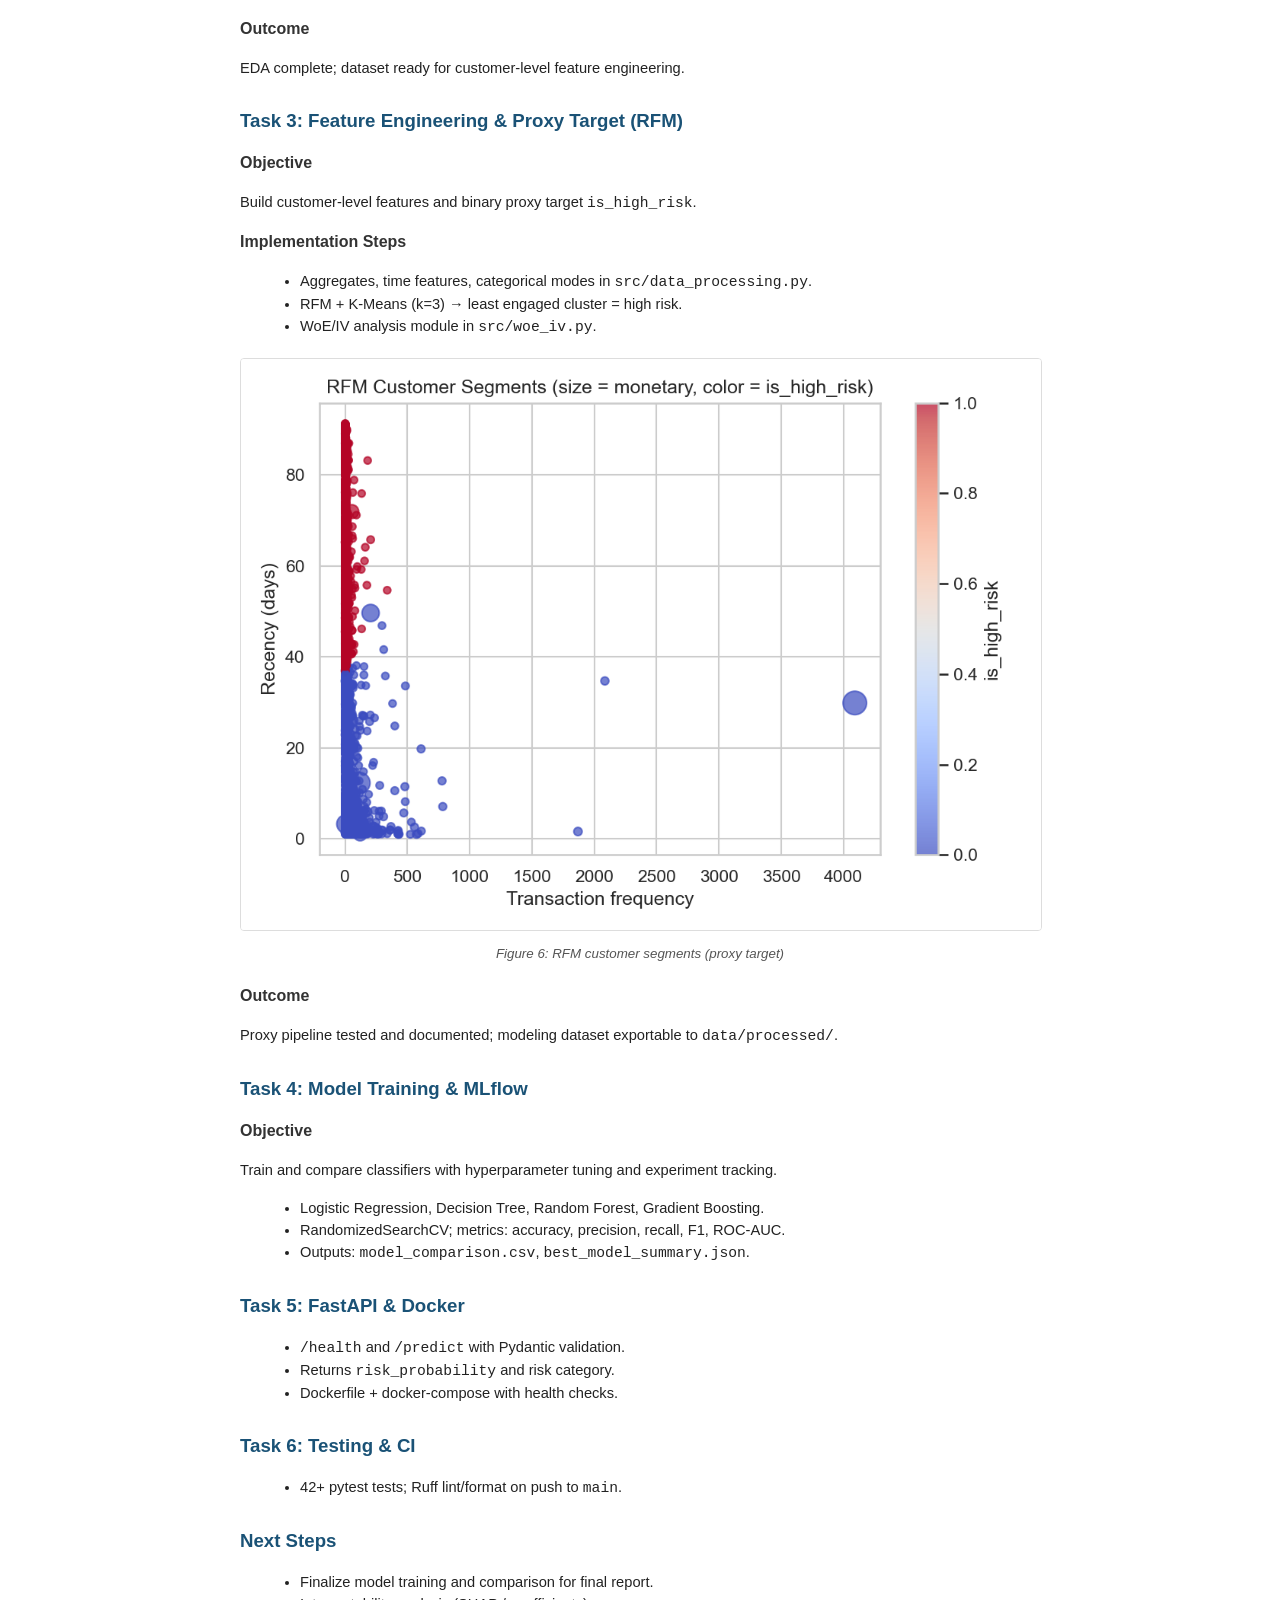
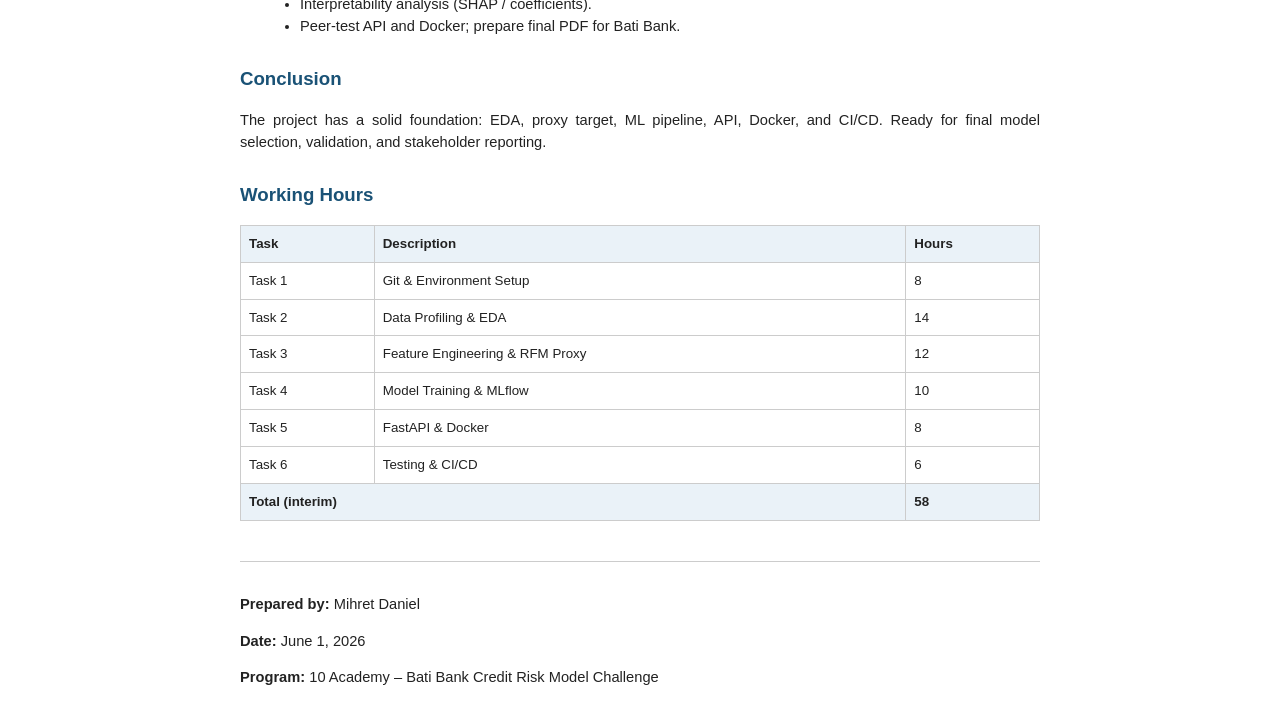
<file: reports/Interim_Report.html>
<!DOCTYPE html>
<html lang="en">
<head>
  <meta charset="UTF-8" />
  <title>Interim Report - Bati Bank Credit Risk Model</title>
  <style>
    @page { margin: 2cm; }
    body {
      font-family: "Segoe UI", Calibri, Arial, sans-serif;
      line-height: 1.5;
      color: #222;
      max-width: 800px;
      margin: 0 auto;
      padding: 24px;
    }
    h1 { font-size: 22pt; border-bottom: 2px solid #1a5276; padding-bottom: 8px; }
    h2 { font-size: 14pt; color: #1a5276; margin-top: 28px; }
    h3 { font-size: 12pt; color: #333; }
    p, li { font-size: 11pt; text-align: justify; }
    ul { margin-left: 20px; }
    .figure { text-align: center; margin: 20px 0; page-break-inside: avoid; }
    .figure img { max-width: 100%; border: 1px solid #ddd; border-radius: 4px; }
    .figure-caption { font-size: 10pt; color: #555; font-style: italic; margin-top: 6px; }
    table { border-collapse: collapse; width: 100%; margin: 16px 0; font-size: 10pt; }
    th, td { border: 1px solid #ccc; padding: 8px; text-align: left; }
    th { background: #eaf2f8; }
    pre { background: #f4f4f4; padding: 12px; font-size: 9pt; overflow-x: auto; }
    .footer { margin-top: 40px; padding-top: 16px; border-top: 1px solid #ccc; font-size: 10pt; }
    @media print {
      body { max-width: none; }
      h2 { page-break-after: avoid; }
    }
  </style>
</head>
<body>

<h1>Interim Report</h1>
<p><strong>Bati Bank Credit Risk Probability Model</strong></p>

<p>
  I am working on the <strong>Bati Bank Credit Risk Model Challenge</strong>, focusing on transaction-level
  behavioral data from the Xente platform to estimate customer credit risk when a direct default label is
  unavailable. The main goal is to build analytical and software engineering competencies through
  reproducible data pipelines, proxy target engineering, machine learning with MLflow, API deployment,
  Docker, and continuous integration.
</p>
<p>
  This interim report summarizes progress made so far, methods applied, tools used, challenges encountered,
  and next steps planned for the final submission.
</p>

<h2>Task 1: Git &amp; Environment Setup</h2>
<h3>Objective</h3>
<p>Establish a robust, reproducible, and collaborative environment using GitHub, version control, and CI/CD.</p>
<h3>Implementation Steps</h3>
<ul>
  <li>Created GitHub repository <code>credit-risk-model</code> with correct project root (not nested paths).</li>
  <li>Python 3.11+ virtual environment and <code>requirements.txt</code>.</li>
  <li><code>.gitignore</code> for data, models, MLflow, and environment files.</li>
  <li>Project structure: <code>src/</code>, <code>tests/</code>, <code>notebooks/</code>, Docker, CI workflow.</li>
</ul>
<div class="figure">
  <img src="figures/06_project_pipeline.png" alt="Project pipeline" />
  <div class="figure-caption">Figure 1: Bati Bank credit risk pipeline (interim)</div>
</div>
<h3>Challenges Faced</h3>
<ul>
  <li>Git initialized at user home directory caused wrong GitHub folder structure — fixed by repo in <code>credit-risk-model/</code> only.</li>
</ul>
<h3>Outcome</h3>
<p>Environment is complete, reproducible, and integrated with CI on push to <code>main</code>.</p>

<h2>Task 2: Data Profiling, Cleaning &amp; EDA</h2>
<h3>Objective</h3>
<p>Profile and explore the Xente transaction dataset for data quality and risk patterns.</p>
<h3>Implementation Steps</h3>
<ul>
  <li>95,662 transactions, 3,742 customers; no missing values in raw columns.</li>
  <li><code>notebooks/eda.ipynb</code> and <code>src/eda.py</code> helpers.</li>
  <li>Heavy-tailed monetary features; ~0.2% fraud proxy rate.</li>
</ul>
<div class="figure">
  <img src="figures/01_transaction_value_distribution.png" alt="Value distribution" />
  <div class="figure-caption">Figure 2: Transaction value distribution</div>
</div>
<div class="figure">
  <img src="figures/02_product_category_volume.png" alt="Product volume" />
  <div class="figure-caption">Figure 3: Volume by product category</div>
</div>
<div class="figure">
  <img src="figures/03_proxy_rate_by_product.png" alt="Proxy rate" />
  <div class="figure-caption">Figure 4: Fraud flag rate by product (behavioral proxy)</div>
</div>
<div class="figure">
  <img src="figures/04_transactions_by_channel.png" alt="Channel volume" />
  <div class="figure-caption">Figure 5: Transactions by channel</div>
</div>
<h3>Outcome</h3>
<p>EDA complete; dataset ready for customer-level feature engineering.</p>

<h2>Task 3: Feature Engineering &amp; Proxy Target (RFM)</h2>
<h3>Objective</h3>
<p>Build customer-level features and binary proxy target <code>is_high_risk</code>.</p>
<h3>Implementation Steps</h3>
<ul>
  <li>Aggregates, time features, categorical modes in <code>src/data_processing.py</code>.</li>
  <li>RFM + K-Means (k=3) → least engaged cluster = high risk.</li>
  <li>WoE/IV analysis module in <code>src/woe_iv.py</code>.</li>
</ul>
<div class="figure">
  <img src="figures/05_rfm_proxy_clusters.png" alt="RFM clusters" />
  <div class="figure-caption">Figure 6: RFM customer segments (proxy target)</div>
</div>
<h3>Outcome</h3>
<p>Proxy pipeline tested and documented; modeling dataset exportable to <code>data/processed/</code>.</p>

<h2>Task 4: Model Training &amp; MLflow</h2>
<h3>Objective</h3>
<p>Train and compare classifiers with hyperparameter tuning and experiment tracking.</p>
<ul>
  <li>Logistic Regression, Decision Tree, Random Forest, Gradient Boosting.</li>
  <li>RandomizedSearchCV; metrics: accuracy, precision, recall, F1, ROC-AUC.</li>
  <li>Outputs: <code>model_comparison.csv</code>, <code>best_model_summary.json</code>.</li>
</ul>

<h2>Task 5: FastAPI &amp; Docker</h2>
<ul>
  <li><code>/health</code> and <code>/predict</code> with Pydantic validation.</li>
  <li>Returns <code>risk_probability</code> and risk category.</li>
  <li>Dockerfile + docker-compose with health checks.</li>
</ul>

<h2>Task 6: Testing &amp; CI</h2>
<ul>
  <li>42+ pytest tests; Ruff lint/format on push to <code>main</code>.</li>
</ul>

<h2>Next Steps</h2>
<ul>
  <li>Finalize model training and comparison for final report.</li>
  <li>Interpretability analysis (SHAP / coefficients).</li>
  <li>Peer-test API and Docker; prepare final PDF for Bati Bank.</li>
</ul>

<h2>Conclusion</h2>
<p>
  The project has a solid foundation: EDA, proxy target, ML pipeline, API, Docker, and CI/CD.
  Ready for final model selection, validation, and stakeholder reporting.
</p>

<h2>Working Hours</h2>
<table>
  <tr><th>Task</th><th>Description</th><th>Hours</th></tr>
  <tr><td>Task 1</td><td>Git &amp; Environment Setup</td><td>8</td></tr>
  <tr><td>Task 2</td><td>Data Profiling &amp; EDA</td><td>14</td></tr>
  <tr><td>Task 3</td><td>Feature Engineering &amp; RFM Proxy</td><td>12</td></tr>
  <tr><td>Task 4</td><td>Model Training &amp; MLflow</td><td>10</td></tr>
  <tr><td>Task 5</td><td>FastAPI &amp; Docker</td><td>8</td></tr>
  <tr><td>Task 6</td><td>Testing &amp; CI/CD</td><td>6</td></tr>
  <tr><th colspan="2">Total (interim)</th><th>58</th></tr>
</table>

<div class="footer">
  <p><strong>Prepared by:</strong> Mihret Daniel</p>
  <p><strong>Date:</strong> June 1, 2026</p>
  <p><strong>Program:</strong> 10 Academy – Bati Bank Credit Risk Model Challenge</p>
</div>

</body>
</html>
</file>
<file: docs/styles.css>
:root {
  --ink: #12263a;
  --ink-soft: #3d4f63;
  --paper: #eef2f4;
  --paper-deep: #e3e9ee;
  --ledger: #1b7a5a;
  --ledger-soft: #d8efe6;
  --copper: #b85c38;
  --rule: #c5ced6;
  --white: #ffffff;
  --display: "Syne", system-ui, sans-serif;
  --body: "IBM Plex Sans", system-ui, sans-serif;
  --mono: "IBM Plex Mono", ui-monospace, monospace;
  --space: clamp(1rem, 2vw, 1.5rem);
  --max: 1100px;
}

*,
*::before,
*::after {
  box-sizing: border-box;
}

html {
  scroll-behavior: smooth;
}

body {
  margin: 0;
  color: var(--ink);
  background:
    linear-gradient(180deg, rgba(18, 38, 58, 0.03), transparent 220px),
    repeating-linear-gradient(
      0deg,
      transparent,
      transparent 31px,
      rgba(197, 206, 214, 0.35) 31px,
      rgba(197, 206, 214, 0.35) 32px
    ),
    var(--paper);
  font-family: var(--body);
  font-size: 1.05rem;
  line-height: 1.65;
}

img {
  max-width: 100%;
  display: block;
}

a {
  color: var(--ledger);
}

code {
  font-family: var(--mono);
  font-size: 0.9em;
  background: var(--ledger-soft);
  padding: 0.1em 0.35em;
  border-radius: 4px;
}

.skip-link {
  position: absolute;
  left: -999px;
  top: 0;
  background: var(--ink);
  color: var(--white);
  padding: 0.75rem 1rem;
  z-index: 100;
}

.skip-link:focus {
  left: 1rem;
  top: 1rem;
}

.site-header {
  position: sticky;
  top: 0;
  z-index: 20;
  display: flex;
  align-items: center;
  gap: 1.25rem;
  padding: 0.9rem clamp(1rem, 4vw, 2.5rem);
  background: rgba(238, 242, 244, 0.92);
  backdrop-filter: blur(10px);
  border-bottom: 1px solid var(--rule);
}

.brand {
  display: flex;
  align-items: center;
  gap: 0.6rem;
  font-family: var(--display);
  font-weight: 700;
  letter-spacing: -0.02em;
}

.brand-mark {
  width: 0.7rem;
  height: 0.7rem;
  border-radius: 2px;
  background: linear-gradient(135deg, var(--ledger), var(--copper));
  box-shadow: 0 0 0 3px var(--ledger-soft);
}

.nav {
  display: flex;
  gap: 1rem;
  margin-left: auto;
  font-size: 0.92rem;
}

.nav a {
  color: var(--ink-soft);
  text-decoration: none;
  border-bottom: 1px solid transparent;
}

.nav a:hover,
.nav a:focus-visible {
  color: var(--ink);
  border-bottom-color: var(--ledger);
  outline: none;
}

.btn {
  display: inline-flex;
  align-items: center;
  justify-content: center;
  padding: 0.75rem 1.15rem;
  border-radius: 999px;
  text-decoration: none;
  font-weight: 600;
  font-size: 0.95rem;
  transition: transform 160ms ease, background 160ms ease, color 160ms ease;
}

.btn:hover {
  transform: translateY(-1px);
}

.btn:focus-visible {
  outline: 2px solid var(--ledger);
  outline-offset: 3px;
}

.btn-primary {
  background: var(--ink);
  color: var(--white);
}

.btn-primary:hover {
  background: #0d1a28;
  color: var(--white);
}

.btn-secondary {
  background: transparent;
  color: var(--ink);
  border: 1px solid var(--ink);
}

.btn-ghost {
  border: 1px solid var(--rule);
  color: var(--ink);
  background: var(--white);
  padding: 0.45rem 0.9rem;
  font-size: 0.88rem;
}

.hero {
  max-width: var(--max);
  margin: 0 auto;
  padding: clamp(2.5rem, 6vw, 4.5rem) clamp(1rem, 4vw, 2.5rem) 3rem;
}

.hero-grid {
  display: grid;
  grid-template-columns: 1.2fr 0.9fr;
  gap: clamp(1.5rem, 4vw, 3rem);
  align-items: end;
}

.eyebrow {
  font-family: var(--mono);
  font-size: 0.78rem;
  letter-spacing: 0.08em;
  text-transform: uppercase;
  color: var(--ledger);
  margin: 0 0 0.85rem;
}

h1,
h2,
h3 {
  font-family: var(--display);
  letter-spacing: -0.03em;
  line-height: 1.1;
  margin: 0 0 1rem;
}

h1 {
  font-size: clamp(2.4rem, 6vw, 4.1rem);
  font-weight: 800;
}

h2 {
  font-size: clamp(1.8rem, 3.5vw, 2.6rem);
  font-weight: 700;
  max-width: 18ch;
}

h3 {
  font-size: 1.15rem;
  margin-bottom: 0.5rem;
}

.lede,
.section-lede {
  color: var(--ink-soft);
  max-width: 42ch;
  margin: 0 0 1.5rem;
  font-size: 1.08rem;
}

.cta-row {
  display: flex;
  flex-wrap: wrap;
  gap: 0.75rem;
}

.hero-panel {
  position: relative;
  background: var(--ink);
  color: #dce6ef;
  padding: 1.5rem 1.4rem 1.3rem;
  border-radius: 18px;
  overflow: hidden;
  box-shadow: 0 24px 60px rgba(18, 38, 58, 0.22);
}

.ledger-line {
  position: absolute;
  top: 1.1rem;
  left: 1.4rem;
  right: 1.4rem;
  height: 2px;
  background: linear-gradient(90deg, var(--ledger), var(--copper), transparent);
  transform-origin: left center;
  animation: draw-line 1.4s ease-out forwards;
}

@keyframes draw-line {
  from {
    transform: scaleX(0);
  }
  to {
    transform: scaleX(1);
  }
}

.panel-label {
  font-family: var(--mono);
  font-size: 0.72rem;
  letter-spacing: 0.08em;
  text-transform: uppercase;
  color: #8fa3b8;
  margin: 1.1rem 0 0.35rem;
}

.panel-metric {
  font-family: var(--display);
  font-size: clamp(2.8rem, 5vw, 3.6rem);
  font-weight: 800;
  color: var(--white);
  margin: 0;
  letter-spacing: -0.04em;
}

.panel-caption {
  margin: 0.2rem 0 1.2rem;
  color: #9eb2c6;
  font-size: 0.95rem;
}

.panel-stats {
  display: grid;
  grid-template-columns: 1fr 1fr;
  gap: 0.9rem 1rem;
  margin: 0;
  padding-top: 1rem;
  border-top: 1px solid rgba(255, 255, 255, 0.12);
}

.panel-stats dt {
  font-family: var(--mono);
  font-size: 0.68rem;
  letter-spacing: 0.06em;
  text-transform: uppercase;
  color: #8fa3b8;
}

.panel-stats dd {
  margin: 0.15rem 0 0;
  font-family: var(--display);
  font-size: 1.35rem;
  font-weight: 700;
  color: var(--white);
}

.panel-note {
  margin: 1.1rem 0 0;
  font-size: 0.86rem;
  color: #a9bacb;
}

.panel-note strong {
  color: #f0d2c4;
  font-weight: 600;
}

.section {
  max-width: var(--max);
  margin: 0 auto;
  padding: clamp(2.5rem, 5vw, 4rem) clamp(1rem, 4vw, 2.5rem);
}

.section-muted {
  background: rgba(255, 255, 255, 0.55);
  border-block: 1px solid var(--rule);
  max-width: none;
  padding-inline: max(clamp(1rem, 4vw, 2.5rem), calc((100% - var(--max)) / 2 + clamp(1rem, 4vw, 2.5rem)));
}

.section-head {
  margin-bottom: 2rem;
}

.split {
  display: grid;
  grid-template-columns: repeat(3, 1fr);
  gap: 1.5rem;
}

.split article {
  padding-top: 1rem;
  border-top: 2px solid var(--ink);
}

.split p {
  margin: 0;
  color: var(--ink-soft);
}

.figure {
  margin: 0 0 2rem;
}

.figure img,
.gallery img {
  width: 100%;
  border: 1px solid var(--rule);
  border-radius: 12px;
  background: var(--white);
}

.figure figcaption,
.gallery figcaption {
  margin-top: 0.55rem;
  font-family: var(--mono);
  font-size: 0.75rem;
  color: var(--ink-soft);
}

.flow {
  list-style: none;
  margin: 0;
  padding: 0;
  display: grid;
  gap: 0.75rem;
}

.flow li {
  display: grid;
  grid-template-columns: 7rem 1fr;
  gap: 1rem;
  align-items: baseline;
  padding: 0.85rem 0;
  border-bottom: 1px solid var(--rule);
}

.flow span {
  font-family: var(--mono);
  font-size: 0.78rem;
  letter-spacing: 0.06em;
  text-transform: uppercase;
  color: var(--ledger);
}

.insight-grid {
  display: grid;
  grid-template-columns: repeat(3, 1fr);
  gap: 1.25rem;
  margin-bottom: 2rem;
}

.insight-grid article {
  padding: 1.1rem 0;
  border-top: 2px solid var(--ledger);
}

.data-kicker {
  font-family: var(--mono);
  font-size: 0.72rem;
  letter-spacing: 0.07em;
  text-transform: uppercase;
  color: var(--ink-soft);
  margin: 0 0 0.35rem;
}

.data-value {
  font-family: var(--display);
  font-size: 2.2rem;
  font-weight: 800;
  letter-spacing: -0.03em;
  margin: 0 0 0.55rem;
  color: var(--ink);
}

.insight-grid p:last-child {
  margin: 0;
  color: var(--ink-soft);
  font-size: 0.98rem;
}

.gallery {
  display: grid;
  grid-template-columns: repeat(3, 1fr);
  gap: 1rem;
}

.gallery-2 {
  grid-template-columns: 1fr 1fr;
  margin-top: 1.5rem;
}

.table-wrap {
  overflow-x: auto;
  border: 1px solid var(--rule);
  border-radius: 12px;
  background: var(--white);
}

table {
  width: 100%;
  border-collapse: collapse;
  font-size: 0.92rem;
  min-width: 640px;
}

th,
td {
  text-align: left;
  padding: 0.85rem 1rem;
  border-bottom: 1px solid var(--rule);
}

th {
  font-family: var(--mono);
  font-size: 0.72rem;
  letter-spacing: 0.06em;
  text-transform: uppercase;
  color: var(--ink-soft);
  background: var(--paper-deep);
}

tr.is-best td {
  background: var(--ledger-soft);
  font-weight: 600;
}

.honesty {
  margin: 1.5rem 0 0;
  padding: 1rem 1.1rem;
  border-left: 3px solid var(--copper);
  background: rgba(184, 92, 56, 0.08);
  color: var(--ink-soft);
}

.stack-list {
  list-style: none;
  margin: 0;
  padding: 0;
}

.stack-list li {
  display: grid;
  grid-template-columns: 8rem 1fr;
  gap: 1rem;
  padding: 1rem 0;
  border-bottom: 1px solid var(--rule);
}

.stack-list strong {
  font-family: var(--display);
  letter-spacing: -0.02em;
}

.stack-list span {
  color: var(--ink-soft);
}

.section-cta {
  text-align: left;
}

.site-footer {
  max-width: var(--max);
  margin: 0 auto;
  padding: 2rem clamp(1rem, 4vw, 2.5rem) 3rem;
  border-top: 1px solid var(--rule);
  color: var(--ink-soft);
  font-size: 0.95rem;
}

.footer-meta {
  margin-top: 0.35rem;
}

.footer-meta a {
  color: var(--ink);
}

[data-reveal] {
  opacity: 0;
  transform: translateY(18px);
  transition: opacity 700ms ease, transform 700ms ease;
}

[data-reveal].is-visible {
  opacity: 1;
  transform: none;
}

@media (max-width: 900px) {
  .nav {
    display: none;
  }

  .hero-grid,
  .split,
  .insight-grid,
  .gallery,
  .gallery-2 {
    grid-template-columns: 1fr;
  }

  .flow li,
  .stack-list li {
    grid-template-columns: 1fr;
    gap: 0.25rem;
  }
}

@media (prefers-reduced-motion: reduce) {
  html {
    scroll-behavior: auto;
  }

  .ledger-line {
    animation: none;
  }

  [data-reveal] {
    opacity: 1;
    transform: none;
    transition: none;
  }
}
</file>
